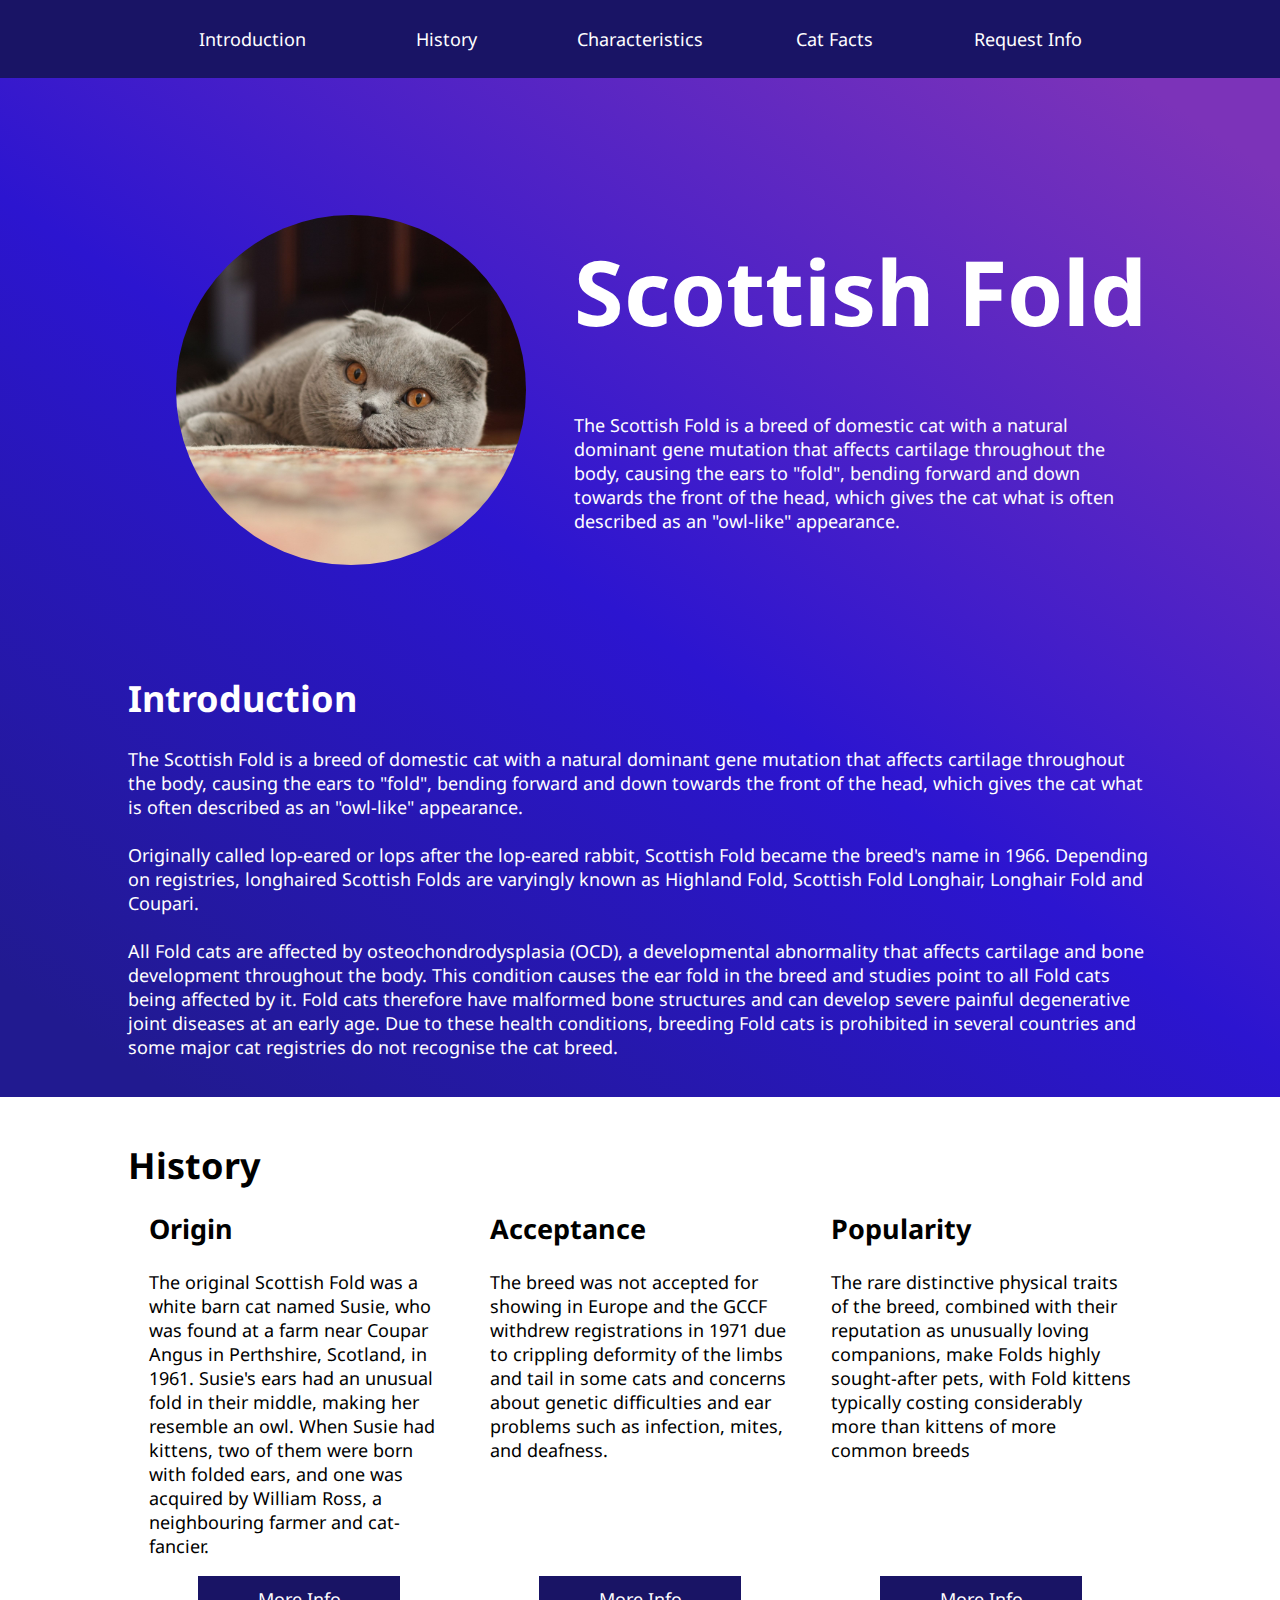
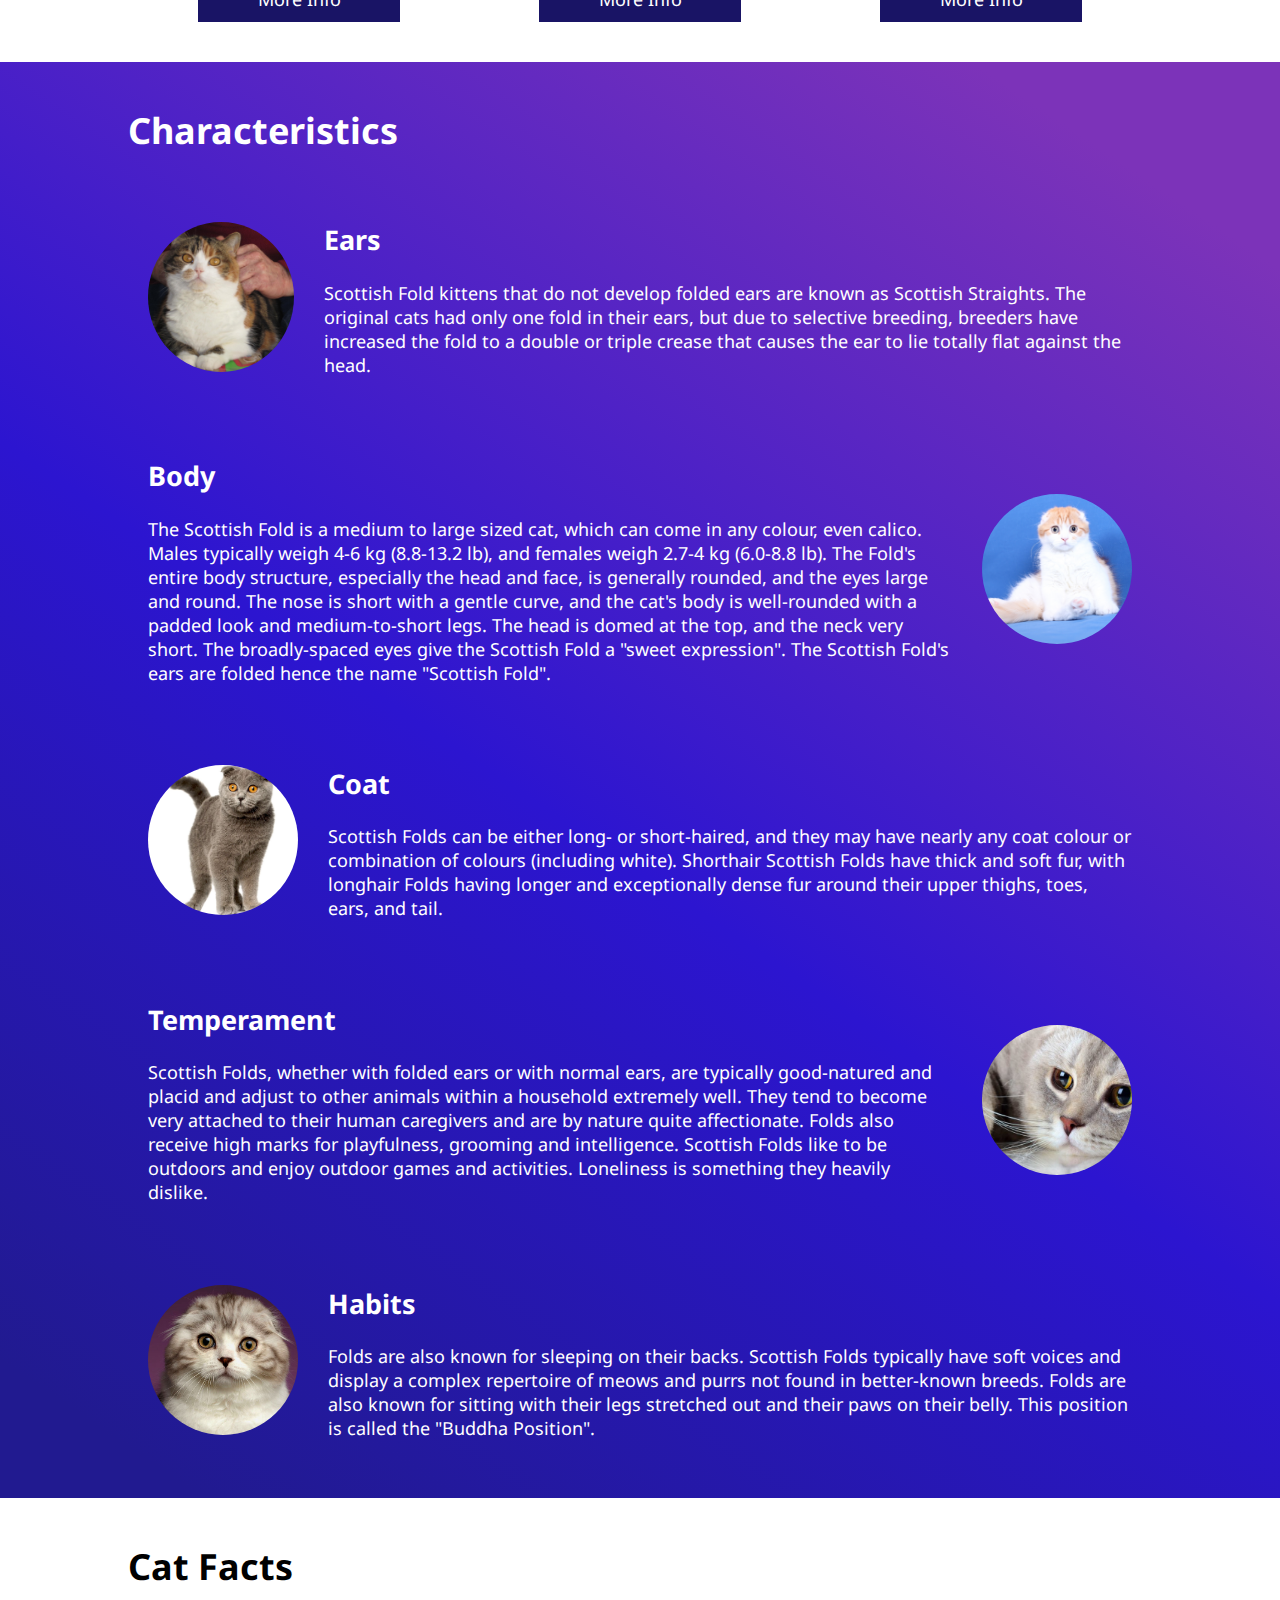
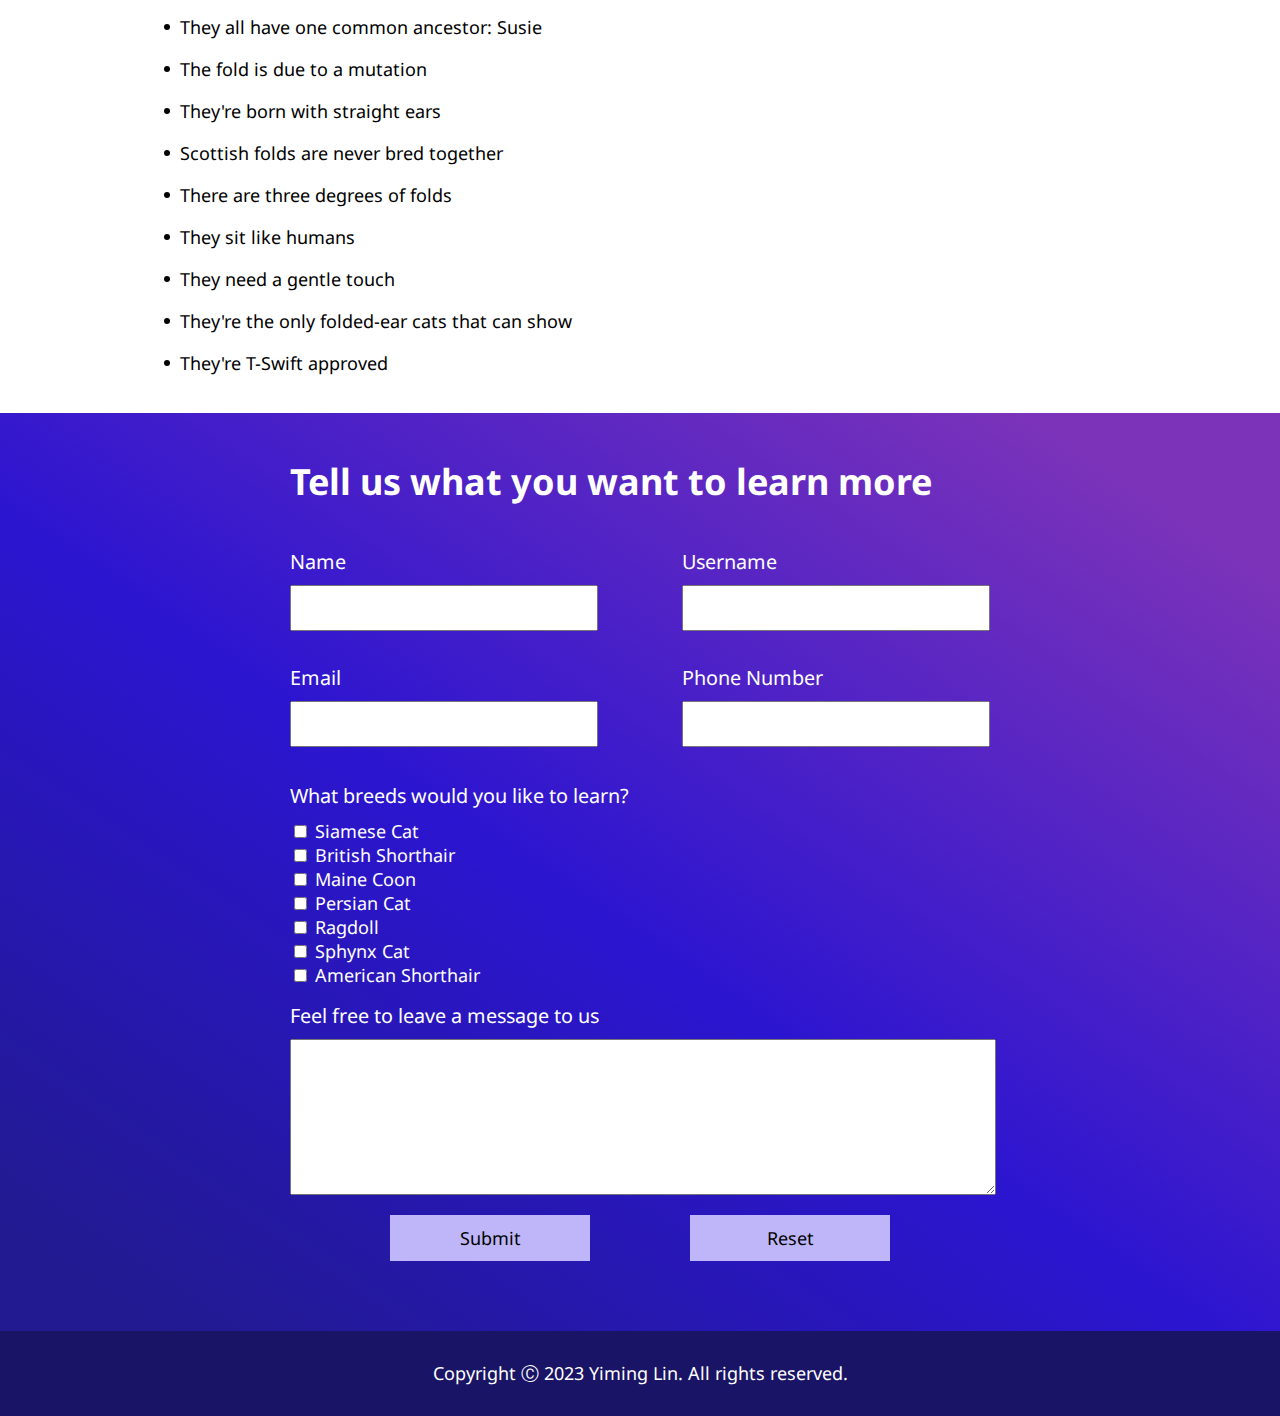
<file: hw4/code-review-codebase/index.html>
<!DOCTYPE html>
<html lang="en">
  <head>
    <meta charset="UTF-8" />
    <meta name="viewport" content="width=device-width, initial-scale=1.0" />
    <link rel="preconnect" href="https://fonts.googleapis.com" />
    <link rel="preconnect" href="https://fonts.gstatic.com" crossorigin />
    <link
      rel="stylesheet"
      href="https://cdnjs.cloudflare.com/ajax/libs/font-awesome/6.4.2/css/all.min.css"
      integrity="sha512-z3gLpd7yknf1YoNbCzqRKc4qyor8gaKU1qmn+CShxbuBusANI9QpRohGBreCFkKxLhei6S9CQXFEbbKuqLg0DA=="
      crossorigin="anonymous"
      referrerpolicy="no-referrer"
    />
    <link
      href="https://fonts.googleapis.com/css2?family=Lora&family=Noto+Sans:ital,wght@0,300;0,500;1,200;1,400&family=Poppins:wght@100;200;300;400&family=Raleway:wght@100;200;300&display=swap"
      rel="stylesheet"
    />
    <link rel="stylesheet" type="text/css" href="styles.css" />
    <title>Scottish Fold</title>
    <script defer src="index.js"></script>
  </head>
  <body>
    <header>
      <nav class="navbar large-screen-navbar">
        <ul class="nav-list">
          <li class="nav-list-item">
            <a href="#Introduction" class="nav-link hover-transition"
              >Introduction</a
            >
          </li>
          <li class="nav-list-item">
            <a href="#History" class="nav-link hover-transition">History</a>
          </li>
          <li class="nav-list-item">
            <a href="#Characteristics" class="nav-link hover-transition"
              >Characteristics</a
            >
          </li>
          <li class="nav-list-item">
            <a href="#CatFacts" class="nav-link hover-transition">Cat Facts</a>
          </li>
          <li class="nav-list-item">
            <a href="#RequestInfo" class="nav-link hover-transition"
              >Request Info</a
            >
          </li>
        </ul>
      </nav>
      <nav class="navbar small-screen-navbar">
        <input
          type="checkbox"
          class="navbar-toggle-trigger"
          id="navbar-toggle-trigger"
        />
        <label
          for="navbar-toggle-trigger"
          id="navbar-toggle-expand-button"
          class="navbar-circular-icon-button"
          aria-label="open navbar list"
        >
          <i class="fa-solid fa-bars"></i>
        </label>
        <div
          id="small-screen-navbar-element-container"
          class="small-screen-navbar-element-container"
        >
          <ul class="nav-list">
            <li class="nav-list-item">
              <a href="#Introduction" class="nav-link hover-transition"
                >Introduction</a
              >
            </li>
            <li class="nav-list-item">
              <a href="#History" class="nav-link hover-transition">History</a>
            </li>
            <li class="nav-list-item">
              <a href="#Characteristics" class="nav-link hover-transition"
                >Characteristics</a
              >
            </li>
            <li class="nav-list-item">
              <a href="#CatFacts" class="nav-link hover-transition"
                >Cat Facts</a
              >
            </li>
            <li class="nav-list-item">
              <a href="#RequestInfo" class="nav-link hover-transition"
                >Request Info</a
              >
            </li>
          </ul>
        </div>
      </nav>
    </header>

    <div class="dark-background-container section-below-navbar">
      <div
        class="space-evenly-distributed-row-container vertically-stacked-mid-screen-container content-container"
      >
        <div class="landing-image"></div>
        <div class="landing-text-container">
          <h1 class="heading-1">Scottish Fold</h1>
          <p>
            The Scottish Fold is a breed of domestic cat with a natural dominant
            gene mutation that affects cartilage throughout the body, causing
            the ears to "fold", bending forward and down towards the front of
            the head, which gives the cat what is often described as an
            "owl-like" appearance.
          </p>
        </div>
      </div>
      <div id="Introduction" class="content-container">
        <h1>Introduction</h1>
        <p>
          The Scottish Fold is a breed of domestic cat with a natural dominant
          gene mutation that affects cartilage throughout the body, causing the
          ears to "fold", bending forward and down towards the front of the
          head, which gives the cat what is often described as an "owl-like"
          appearance.
          <br />
          <br />
          Originally called lop-eared or lops after the lop-eared rabbit,
          Scottish Fold became the breed's name in 1966. Depending on
          registries, longhaired Scottish Folds are varyingly known as Highland
          Fold, Scottish Fold Longhair, Longhair Fold and Coupari.
          <br />
          <br />
          All Fold cats are affected by osteochondrodysplasia (OCD), a
          developmental abnormality that affects cartilage and bone development
          throughout the body. This condition causes the ear fold in the breed
          and studies point to all Fold cats being affected by it. Fold cats
          therefore have malformed bone structures and can develop severe
          painful degenerative joint diseases at an early age. Due to these
          health conditions, breeding Fold cats is prohibited in several
          countries and some major cat registries do not recognise the cat
          breed.
        </p>
      </div>
    </div>

    <div id="History" class="content-container">
      <h1 class="clear-margin-bottom">History</h1>
      <div
        class="space-evenly-distributed-row-container vertically-stacked-mid-screen-container"
      >
        <div class="card">
          <div>
            <h2 class="clear-margin-top">Origin</h2>
            <p>
              The original Scottish Fold was a white barn cat named Susie, who
              was found at a farm near Coupar Angus in Perthshire, Scotland, in
              1961. Susie's ears had an unusual fold in their middle, making her
              resemble an owl. When Susie had kittens, two of them were born
              with folded ears, and one was acquired by William Ross, a
              neighbouring farmer and cat-fancier.
            </p>
          </div>
          <a class="more-info-button">More Info</a>
        </div>
        <div class="popup-section-container">
          <div class="popup-section">
            <div class="space-between-distributed-row-container">
              <h3>Origin</h3>
              <button
                class="close-popup-button"
                title="close popup button"
                aria-label="close popup button"
              >
                <i class="fa-solid fa-xmark"></i>
              </button>
            </div>
            <p>
              The original Scottish Fold was a white barn cat named Susie, who
              was found at a farm near Coupar Angus in Perthshire, Scotland, in
              1961. Susie's ears had an unusual fold in their middle, making her
              resemble an owl. When Susie had kittens, two of them were born
              with folded ears, and one was acquired by William Ross, a
              neighbouring farmer and cat-fancier. Ross registered the breed
              with the Governing Council of the Cat Fancy (GCCF) in the United
              Kingdom in 1966 and started to breed Scottish Fold kittens with
              the help of geneticist Pat Turner. The breeding programme produced
              76 kittens in the first three years - 42 with folded ears and 34
              with straight ears. The conclusion from this was that the ear
              mutation is due to a simple dominant gene.
              <br />
              Susie's only reproducing offspring was a female Fold named Snooks
              who was also white; a second kitten was neutered shortly after
              birth. Three months after Snooks' birth, Susie was killed by a
              car. All Scottish Fold cats share a common ancestry to Susie.
            </p>
          </div>
        </div>

        <div class="card">
          <div>
            <h2 class="clear-margin-top">Acceptance</h2>
            <p>
              The breed was not accepted for showing in Europe and the GCCF
              withdrew registrations in 1971 due to crippling deformity of the
              limbs and tail in some cats and concerns about genetic
              difficulties and ear problems such as infection, mites, and
              deafness.
            </p>
          </div>
          <a class="more-info-button">More Info</a>
        </div>
        <div class="popup-section-container">
          <div class="popup-section">
            <div class="space-between-distributed-row-container">
              <h3>Acceptance</h3>
              <button
                class="close-popup-button"
                title="close popup button"
                aria-label="close popup button"
              >
                <i class="fa-solid fa-xmark"></i>
              </button>
            </div>
            <p>
              The breed was not accepted for showing in Europe and the GCCF
              withdrew registrations in 1971 due to crippling deformity of the
              limbs and tail in some cats and concerns about genetic
              difficulties and ear problems such as infection, mites, and
              deafness, but the Folds were exported to America and the breed
              continued to be established using crosses with British Shorthairs
              and American Shorthairs. Since the initial concerns were brought,
              the Fold breed has not had the mite and infection problems, though
              wax buildup in the ears may be greater than in other cats. The
              concerns about deformities may have been caused by
              osteochondrodysplasia, which causes abnormalities in bone and
              cartilage throughout the body.
            </p>
          </div>
        </div>

        <div class="card">
          <div>
            <h2 class="clear-margin-top">Popularity</h2>
            <p>
              The rare distinctive physical traits of the breed, combined with
              their reputation as unusually loving companions, make Folds highly
              sought-after pets, with Fold kittens typically costing
              considerably more than kittens of more common breeds
            </p>
          </div>
          <a class="more-info-button">More Info</a>
        </div>
        <div class="popup-section-container">
          <div class="popup-section">
            <div class="space-between-distributed-row-container">
              <h3>Popularity</h3>
              <button
                class="close-popup-button"
                aria-label="close popup window"
                title="close popup window"
              >
                <i class="fa-solid fa-xmark"></i>
              </button>
            </div>
            <p>
              The rare distinctive physical traits of the breed, combined with
              their reputation as unusually loving companions, make Folds highly
              sought-after pets, with Fold kittens typically costing
              considerably more than kittens of more common breeds. Scottish
              folds are also popular among celebrities, one of them being
              American singer Taylor Swift, who owns two Scottish fold cats
              named Meredith Grey (the titular character of the medical drama
              series Grey's Anatomy), and Olivia Benson (the protagonist of the
              police drama series Law & Order: Special Victims Unit).
            </p>
          </div>
        </div>
      </div>
    </div>

    <div class="dark-background-container">
      <div id="Characteristics" class="content-container">
        <h1>Characteristics</h1>
        <div class="space-between-distributed-row-container content-container">
          <img
            alt="A scottish fold kitten whose ears are hold by a pair of hands"
            class="characteristics-image"
            src="./images/Straight-eared_Scottish_Fold.jpg"
          />
          <div class="characteristics-text-margin-left">
            <h2>Ears</h2>
            <p>
              Scottish Fold kittens that do not develop folded ears are known as
              Scottish Straights. The original cats had only one fold in their
              ears, but due to selective breeding, breeders have increased the
              fold to a double or triple crease that causes the ear to lie
              totally flat against the head.
            </p>
          </div>
        </div>
        <div class="space-between-distributed-row-container content-container">
          <div class="characteristics-text-margin-right">
            <h2>Body</h2>
            <p>
              The Scottish Fold is a medium to large sized cat, which can come
              in any colour, even calico. Males typically weigh 4-6 kg (8.8-13.2
              lb), and females weigh 2.7-4 kg (6.0-8.8 lb). The Fold's entire
              body structure, especially the head and face, is generally
              rounded, and the eyes large and round. The nose is short with a
              gentle curve, and the cat's body is well-rounded with a padded
              look and medium-to-short legs. The head is domed at the top, and
              the neck very short. The broadly-spaced eyes give the Scottish
              Fold a "sweet expression". The Scottish Fold's ears are folded
              hence the name "Scottish Fold".
            </p>
          </div>
          <img
            alt="A scottish fold kitten with white body and yellowish forehead"
            class="characteristics-image"
            src="./images/Rumfold_Red_Bull.png"
          />
        </div>
        <div class="space-between-distributed-row-container content-container">
          <img
            alt="A walking scottish fold kitten with grayish body and orange eyeballs"
            class="characteristics-image"
            src="./images/scottish-fold-2.jpg"
          />
          <div class="characteristics-text-margin-left">
            <h2>Coat</h2>
            <p>
              Scottish Folds can be either long- or short-haired, and they may
              have nearly any coat colour or combination of colours (including
              white). Shorthair Scottish Folds have thick and soft fur, with
              longhair Folds having longer and exceptionally dense fur around
              their upper thighs, toes, ears, and tail.
            </p>
          </div>
        </div>
        <div class="space-between-distributed-row-container content-container">
          <div class="characteristics-text-margin-right">
            <h2>Temperament</h2>
            <p>
              Scottish Folds, whether with folded ears or with normal ears, are
              typically good-natured and placid and adjust to other animals
              within a household extremely well. They tend to become very
              attached to their human caregivers and are by nature quite
              affectionate. Folds also receive high marks for playfulness,
              grooming and intelligence. Scottish Folds like to be outdoors and
              enjoy outdoor games and activities. Loneliness is something they
              heavily dislike.
            </p>
          </div>
          <img
            alt="The headshot of a scottish fold kitten with grayish skin looking to the side"
            class="characteristics-image"
            src="./images/scottish-fold-1.jpeg"
          />
        </div>
        <div class="space-between-distributed-row-container content-container">
          <img
            alt="The headshot of a scottish fold kitten looking straight ahead"
            class="characteristics-image"
            src="./images/scottish-fold-3.jpg"
          />
          <div class="characteristics-text-margin-left">
            <h2>Habits</h2>
            <p>
              Folds are also known for sleeping on their backs. Scottish Folds
              typically have soft voices and display a complex repertoire of
              meows and purrs not found in better-known breeds. Folds are also
              known for sitting with their legs stretched out and their paws on
              their belly. This position is called the "Buddha Position".
            </p>
          </div>
        </div>
      </div>
    </div>

    <div id="CatFacts" class="content-container">
      <h1>Cat Facts</h1>
      <div>
        <p class="cat-fact-list-item">
          <span class="bullet-point"></span>They all have one common ancestor:
          Susie
        </p>
        <p class="cat-fact-list-item">
          <span class="bullet-point"></span>The fold is due to a mutation
        </p>
        <p class="cat-fact-list-item">
          <span class="bullet-point"></span>They're born with straight ears
        </p>
        <p class="cat-fact-list-item">
          <span class="bullet-point"></span>Scottish folds are never bred
          together
        </p>
        <p class="cat-fact-list-item">
          <span class="bullet-point"></span>There are three degrees of folds
        </p>
        <p class="cat-fact-list-item">
          <span class="bullet-point"></span>They sit like humans
        </p>
        <p class="cat-fact-list-item">
          <span class="bullet-point"></span>They need a gentle touch
        </p>
        <p class="cat-fact-list-item">
          <span class="bullet-point"></span>They're the only folded-ear cats
          that can show
        </p>
        <p class="cat-fact-list-item">
          <span class="bullet-point"></span>They're T-Swift approved
        </p>
      </div>
    </div>

    <div class="dark-background-container">
      <form id="RequestInfo" class="content-container form">
        <h1>Tell us what you want to learn more</h1>
        <div
          class="space-between-distributed-row-container vertically-stacked-sm-screen-container"
        >
          <p class="label-input-group form-element-container">
            <span class="form-label">Name</span>
            <input
              aria-label="name"
              class="form-input-box"
              type="text"
              id="name"
              name="name"
            />
          </p>
          <p class="label-input-group form-element-container">
            <span class="form-label">Username</span>
            <input
              aria-label="username"
              class="form-input-box"
              type="text"
              id="username"
              name="username"
            />
          </p>
        </div>
        <div
          class="space-between-distributed-row-container vertically-stacked-sm-screen-container"
        >
          <p class="label-input-group form-element-container">
            <span class="form-label">Email</span>
            <input
              aria-label="email"
              class="form-input-box"
              type="email"
              id="email"
              name="email"
            />
          </p>
          <p class="label-input-group form-element-container">
            <span class="form-label">Phone Number</span>
            <input
              aria-label="phone"
              class="form-input-box"
              type="tel"
              id="phone-number"
              name="phone-number"
            />
          </p>
        </div>
        <div class="form-fieldset form-element-container">
          <p class="form-label">What breeds would you like to learn?</p>
          <div>
            <input type="checkbox" id="siamese" name="breed1" value="siamese" />
            <label for="siamese">Siamese Cat</label>
          </div>
          <div>
            <input
              type="checkbox"
              id="british-shorthair"
              name="breed2"
              value="british-shorthair"
            />
            <label for="british-shorthair">British Shorthair</label>
          </div>
          <div>
            <input
              type="checkbox"
              id="maine-coon"
              name="breed3"
              value="maine-coon"
            />
            <label for="maine-coon">Maine Coon</label>
          </div>
          <div>
            <input
              type="checkbox"
              id="persian-cat"
              name="breed4"
              value="persian-cat"
            />
            <label for="persian-cat">Persian Cat</label>
          </div>
          <div>
            <input type="checkbox" id="ragdoll" name="breed5" value="ragdoll" />
            <label for="ragdoll">Ragdoll</label>
          </div>
          <div>
            <input
              type="checkbox"
              id="sphynx-cat"
              name="breed6"
              value="sphynx-cat"
            />
            <label for="sphynx-cat">Sphynx Cat</label>
          </div>
          <div>
            <input
              type="checkbox"
              id="american-shorthair"
              name="breed"
              value="american-shorthair"
            />
            <label for="american-shorthair">American Shorthair</label>
          </div>
        </div>
        <label class="form-label" for="message"
          >Feel free to leave a message to us</label
        >
        <textarea
          class="form-textarea form-element-container"
          name="message"
          id="message"
          cols="30"
          rows="10"
        ></textarea>
        <div
          class="form space-evenly-distributed-row-container form-buttons-container"
        >
          <input class="form-button" type="submit" value="Submit" />
          <input class="form-button" type="reset" value="Reset" />
        </div>
      </form>
    </div>

    <footer class="footer">
      Copyright Ⓒ 2023 Yiming Lin. All rights reserved.
    </footer>
  </body>
</html>
</file>
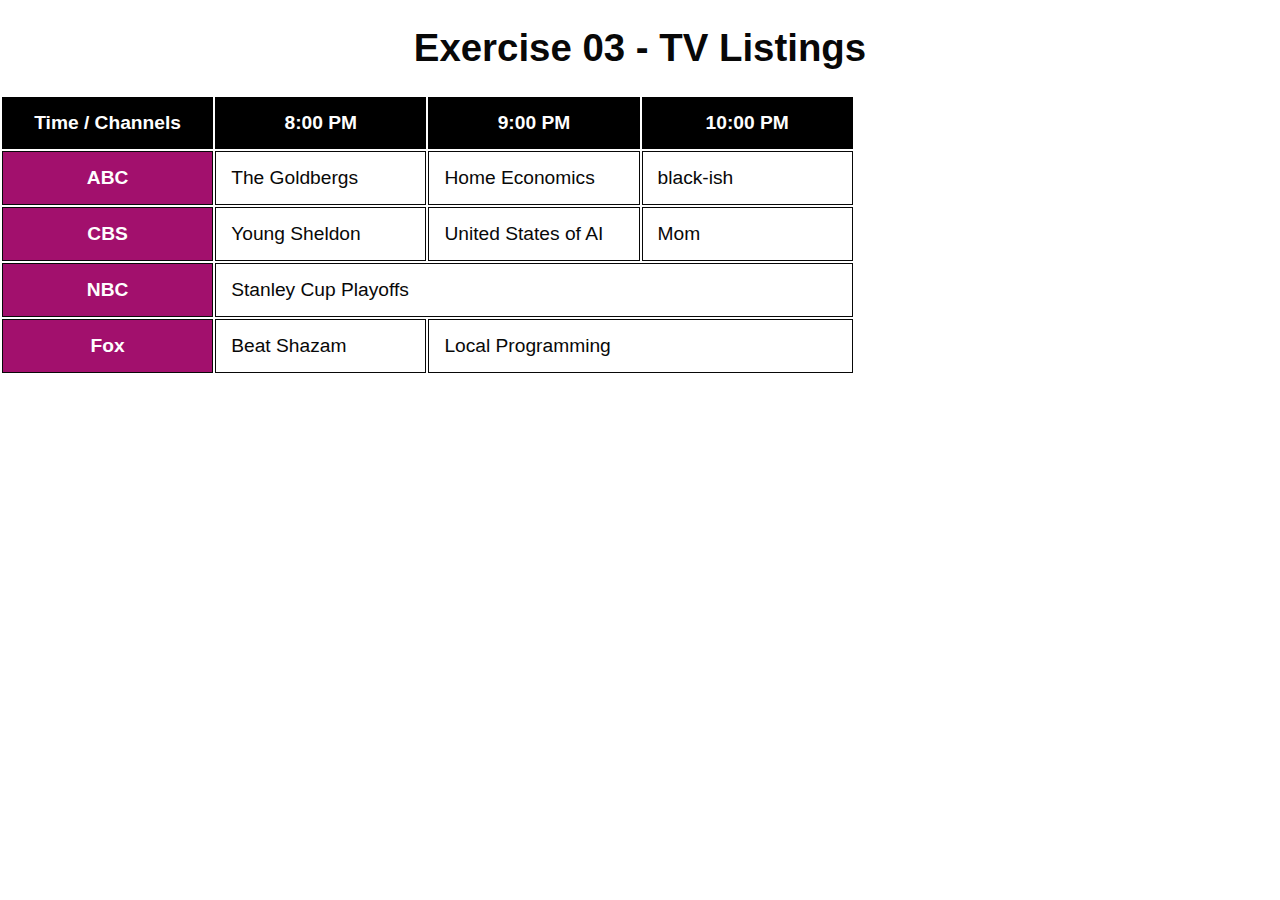
<file: hw2/03-table.html>
<!DOCTYPE html>
<html lang="en">
  <head>
    <meta charset="UTF-8" />
    <meta http-equiv="X-UA-Compatible" content="IE=edge" />
    <meta name="viewport" content="width=device-width, initial-scale=1.0" />
    <title>03 - Table</title>
    <link rel="stylesheet" href="styles.css" />
  </head>
  <body>
    <main>
      <h1>Exercise 03 - TV Listings</h1>
      <!-- Add your code here -->
      <table>
        <thead>
          <tr>
            <th>Time / Channels</th>
            <th>8:00 PM</th>
            <th>9:00 PM</th>
            <th>10:00 PM</th>
          </tr>
        </thead>
        <tbody>
          <tr>
            <td class="Channels">ABC</td>
            <td>The Goldbergs</td>
            <td>Home Economics</td>
            <td>black-ish</td>
          </tr>
          <tr>
            <td class="Channels">CBS</td>
            <td>Young Sheldon</td>
            <td>United States of AI</td>
            <td>Mom</td>
          </tr>
          <tr>
            <td class="Channels">NBC</td>
            <td colspan="3">Stanley Cup Playoffs</td>
          </tr>
          <tr>
            <td class="Channels">Fox</td>
            <td>Beat Shazam</td>
            <td colspan="2">Local Programming</td>
          </tr>
        </tbody>
      </table>
    </main>
  </body>
</html>
</file>
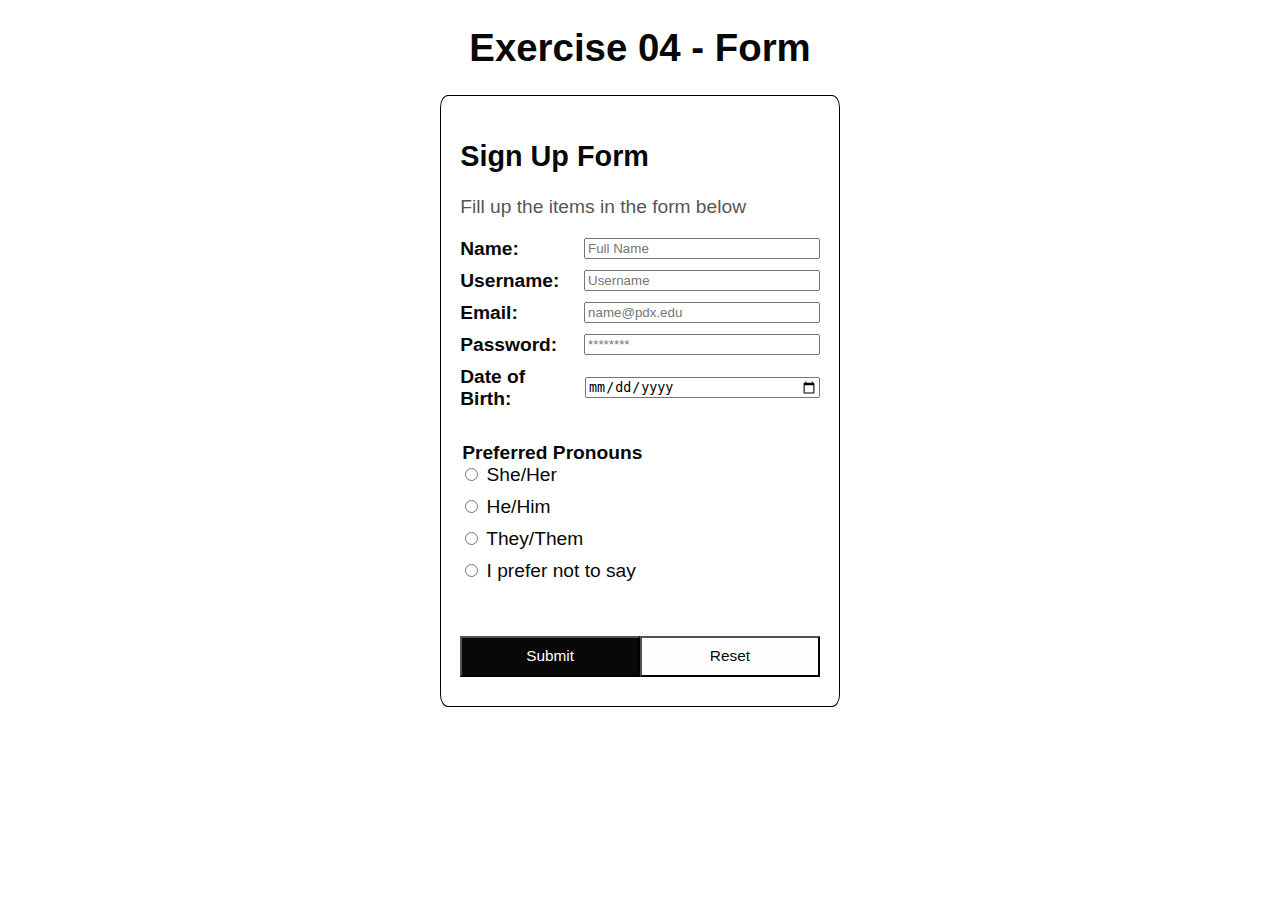
<file: hw2/04-form.html>
<!DOCTYPE html>
<html lang="en">
  <head>
    <meta charset="UTF-8" />
    <meta http-equiv="X-UA-Compatible" content="IE=edge" />
    <meta name="viewport" content="width=device-width, initial-scale=1.0" />
    <title>04 - Form</title>
    <link rel="stylesheet" href="styles.css" />
  </head>
  <body>
    <main>
      <h1>Exercise 04 - Form</h1>
      <!-- Add your code here -->
      <div id="maindiv">
        <form action="/submit">
          <h2>Sign Up Form</h2>
          <p>Fill up the items in the form below</p>
          <div>
            <label for="name" class="inputs">Name:</label>
            <input type="text" id="name" name="name" placeholder="Full Name" />
          </div>
          <div>
            <label for="username" class="inputs">Username:</label>
            <input
              class="options"
              type="text"
              id="username"
              name="username"
              placeholder="Username"
            />
          </div>
          <div>
            <label for="email" class="inputs">Email:</label>
            <input
              class="options"
              type="email"
              id="email"
              name="email"
              placeholder="name@pdx.edu"
            />
          </div>
          <div>
            <label for="password" class="inputs">Password: </label>
            <input
              class="options"
              type="password"
              name="password"
              id="password"
              placeholder="********"
            />
          </div>
          <div>
            <label for="dob" class="inputs">Date of Birth:</label>
            <input class="options" type="date" name="dob" id="dob" />
          </div>
          <br />
          <fieldset>
            <legend class="inputs">Preferred Pronouns</legend>
            <div>
              <input type="radio" id="she" name="pronouns" value="She/Her" />
              <label for="she">She/Her</label>
            </div>
            <div>
              <input type="radio" id="he" name="pronouns" value="He/Him" />
              <label for="he">He/Him</label>
            </div>
            <div>
              <input type="radio" id="they" name="pronouns" value="They/Them" />
              <label for="they">They/Them</label>
            </div>
            <div>
              <input
                type="radio"
                id="prefer"
                name="pronouns"
                value="I prefer not to say"
              />
              <label for="prefer">I prefer not to say</label>
            </div>
          </fieldset>
          <br />
          <br />
          <div id="choices">
            <input id="submit" type="submit" value="Submit" />
            <input id="reset" type="reset" value="Reset" />
          </div>
        </form>
      </div>
    </main>
  </body>
</html>
</file>
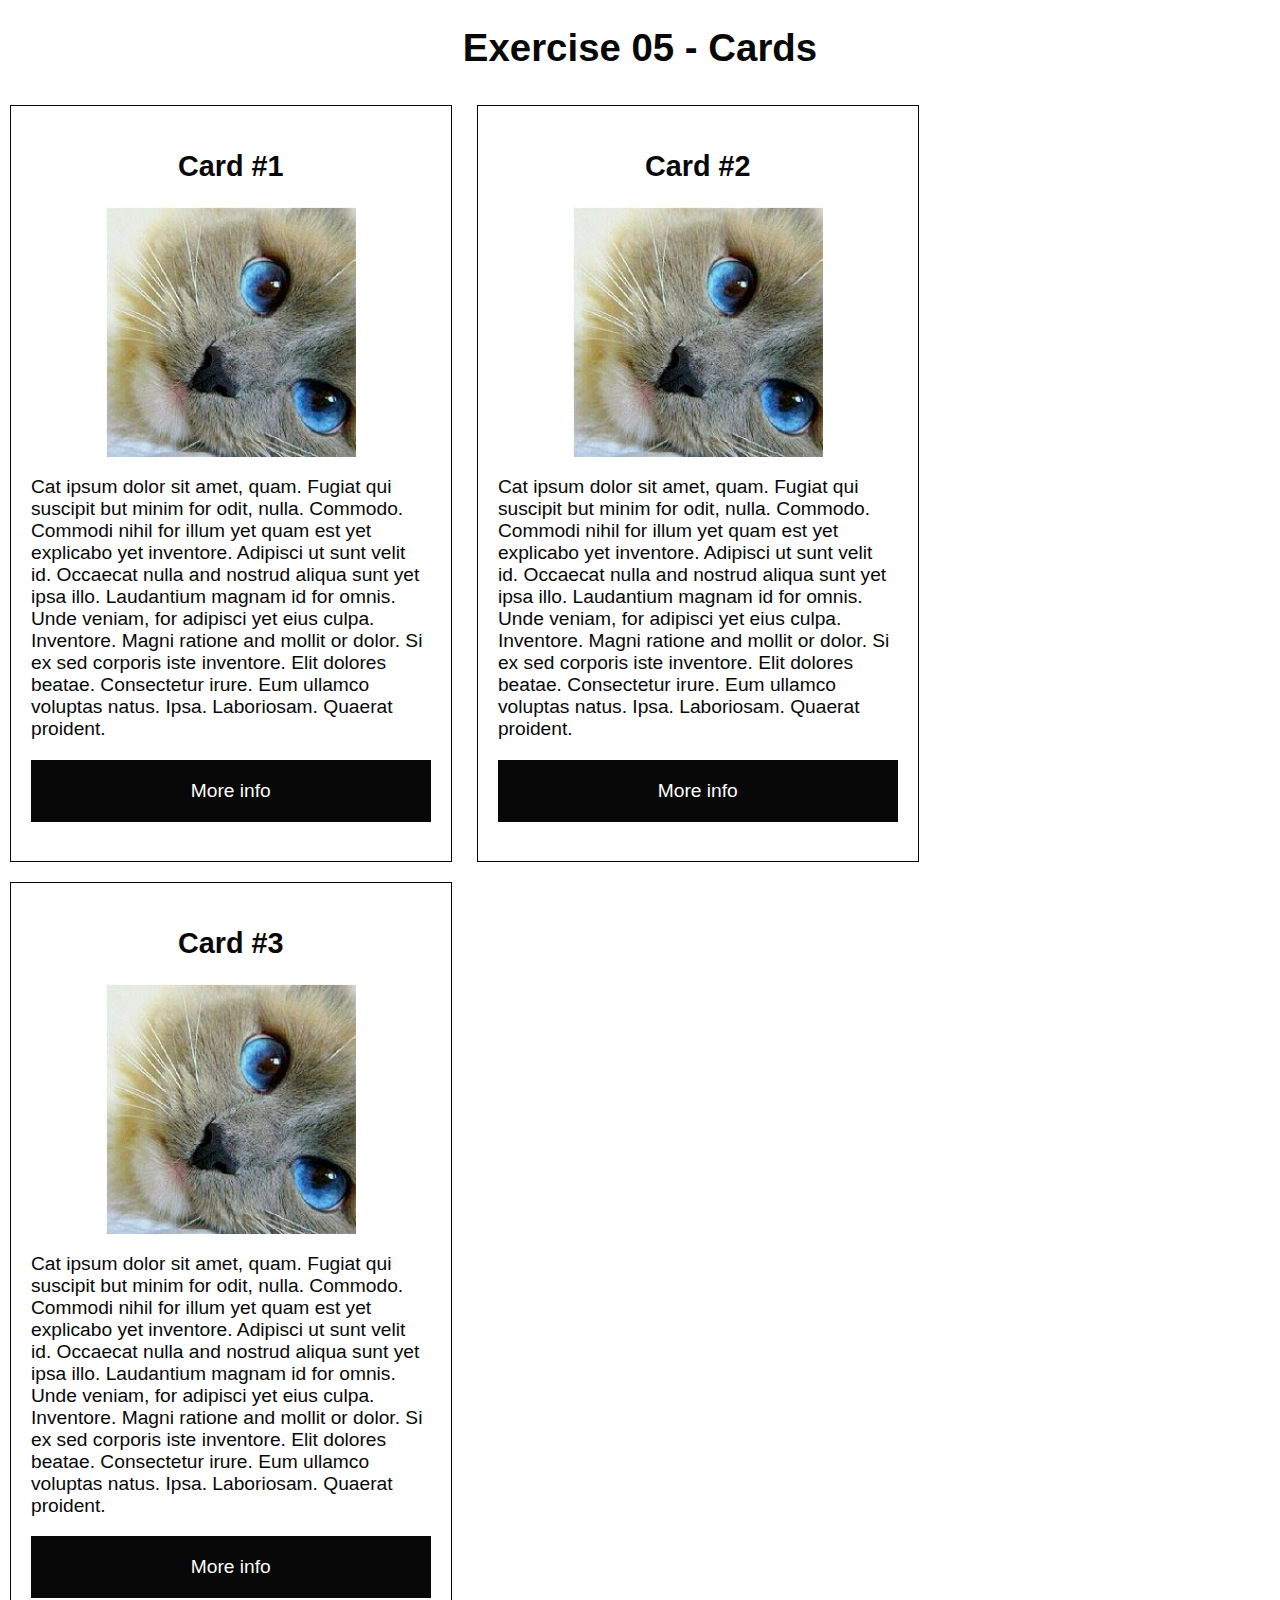
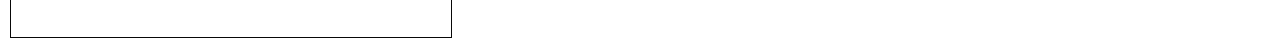
<file: hw2/05-cards.html>
<!DOCTYPE html>
<html lang="en">
  <head>
    <meta charset="UTF-8" />
    <meta http-equiv="X-UA-Compatible" content="IE=edge" />
    <meta name="viewport" content="width=device-width, initial-scale=1.0" />
    <title>05 - Cards</title>
    <link rel="stylesheet" href="styles.css" />
  </head>
  <body>
    <main>
      <h1>Exercise 05 - Cards</h1>
      <!-- Add your code here -->
      <div class="card">
        <h2>Card #1</h2>
        <img src="cat.jpg" alt="Photo of a cat" width="250" height="250" />
        <p>
          Cat ipsum dolor sit amet, quam. Fugiat qui suscipit but minim for
          odit, nulla. Commodo. Commodi nihil for illum yet quam est yet
          explicabo yet inventore. Adipisci ut sunt velit id. Occaecat nulla and
          nostrud aliqua sunt yet ipsa illo. Laudantium magnam id for omnis.
          Unde veniam, for adipisci yet eius culpa. Inventore. Magni ratione and
          mollit or dolor. Si ex sed corporis iste inventore. Elit dolores
          beatae. Consectetur irure. Eum ullamco voluptas natus. Ipsa.
          Laboriosam. Quaerat proident.
        </p>
        <p class="link1"><a href="">More info</a></p>
      </div>
      <div class="card">
        <h2>Card #2</h2>
        <img src="cat.jpg" alt="Photo of a cat" width="250" height="250" />
        <p>
          Cat ipsum dolor sit amet, quam. Fugiat qui suscipit but minim for
          odit, nulla. Commodo. Commodi nihil for illum yet quam est yet
          explicabo yet inventore. Adipisci ut sunt velit id. Occaecat nulla and
          nostrud aliqua sunt yet ipsa illo. Laudantium magnam id for omnis.
          Unde veniam, for adipisci yet eius culpa. Inventore. Magni ratione and
          mollit or dolor. Si ex sed corporis iste inventore. Elit dolores
          beatae. Consectetur irure. Eum ullamco voluptas natus. Ipsa.
          Laboriosam. Quaerat proident.
        </p>
        <p class="link1"><a href="">More info</a></p>
      </div>
      <div class="card">
        <h2>Card #3</h2>
        <img src="cat.jpg" alt="Photo of a cat" width="250" height="250" />
        <p>
          Cat ipsum dolor sit amet, quam. Fugiat qui suscipit but minim for
          odit, nulla. Commodo. Commodi nihil for illum yet quam est yet
          explicabo yet inventore. Adipisci ut sunt velit id. Occaecat nulla and
          nostrud aliqua sunt yet ipsa illo. Laudantium magnam id for omnis.
          Unde veniam, for adipisci yet eius culpa. Inventore. Magni ratione and
          mollit or dolor. Si ex sed corporis iste inventore. Elit dolores
          beatae. Consectetur irure. Eum ullamco voluptas natus. Ipsa.
          Laboriosam. Quaerat proident.
        </p>
        <p class="link1"><a href="">More info</a></p>
      </div>
    </main>
  </body>
</html>
</file>
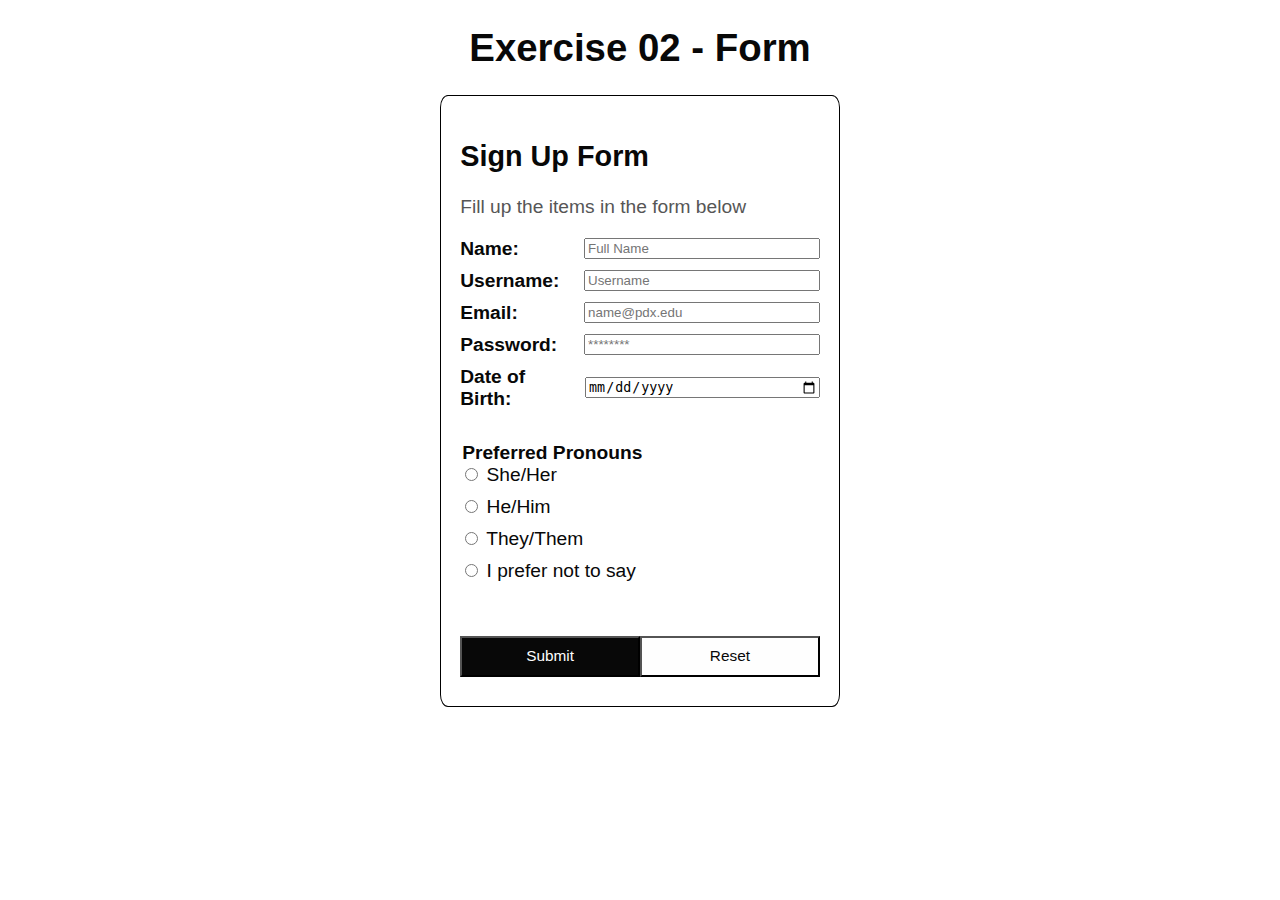
<file: hw3/02-form.html>
<!DOCTYPE html>
<html lang="en">
  <head>
    <meta charset="UTF-8" />
    <meta name="viewport" content="width=device-width, initial-scale=1.0" />
    <meta http-equiv="X-UA-Compatible" content="ie=edge" />
    <title>02 - Form</title>
    <link rel="stylesheet" href="../hw2/styles.css" />
    <script defer src="02-form.js"></script>
  </head>
  <body>
    <main>
      <h1>Exercise 02 - Form</h1>
      <!-- You can reuse the form you created in HW 2 -->
      <div id="maindiv">
        <!-- <form action="/submit"> -->
        <form>
          <h2>Sign Up Form</h2>
          <p>Fill up the items in the form below</p>
          <div>
            <label for="name" class="inputs">Name:</label>
            <input type="text" id="name" name="name" placeholder="Full Name" />
          </div>
          <div>
            <label for="username" class="inputs">Username:</label>
            <input
              class="options"
              type="text"
              id="username"
              name="username"
              placeholder="Username"
            />
          </div>
          <div>
            <label for="email" class="inputs">Email:</label>
            <input
              class="options"
              type="email"
              id="email"
              name="email"
              placeholder="name@pdx.edu"
            />
          </div>
          <div>
            <label for="password" class="inputs">Password: </label>
            <input
              class="options"
              type="password"
              name="password"
              id="password"
              placeholder="********"
            />
          </div>
          <div>
            <label for="dob" class="inputs">Date of Birth:</label>
            <input class="options" type="date" name="dob" id="dob" />
          </div>
          <br />
          <fieldset>
            <legend class="inputs">Preferred Pronouns</legend>
            <div>
              <input type="radio" id="she" name="pronouns" value="She/Her" />
              <label for="she">She/Her</label>
            </div>
            <div>
              <input type="radio" id="he" name="pronouns" value="He/Him" />
              <label for="he">He/Him</label>
            </div>
            <div>
              <input type="radio" id="they" name="pronouns" value="They/Them" />
              <label for="they">They/Them</label>
            </div>
            <div>
              <input
                type="radio"
                id="prefer"
                name="pronouns"
                value="I prefer not to say"
              />
              <label for="prefer">I prefer not to say</label>
            </div>
          </fieldset>
          <br />
          <br />
          <div id="choices">
            <input id="submit" type="submit" value="Submit" />
            <input id="reset" type="reset" value="Reset" />
          </div>
        </form>
      </div>
    </main>
  </body>
</html>
</file>
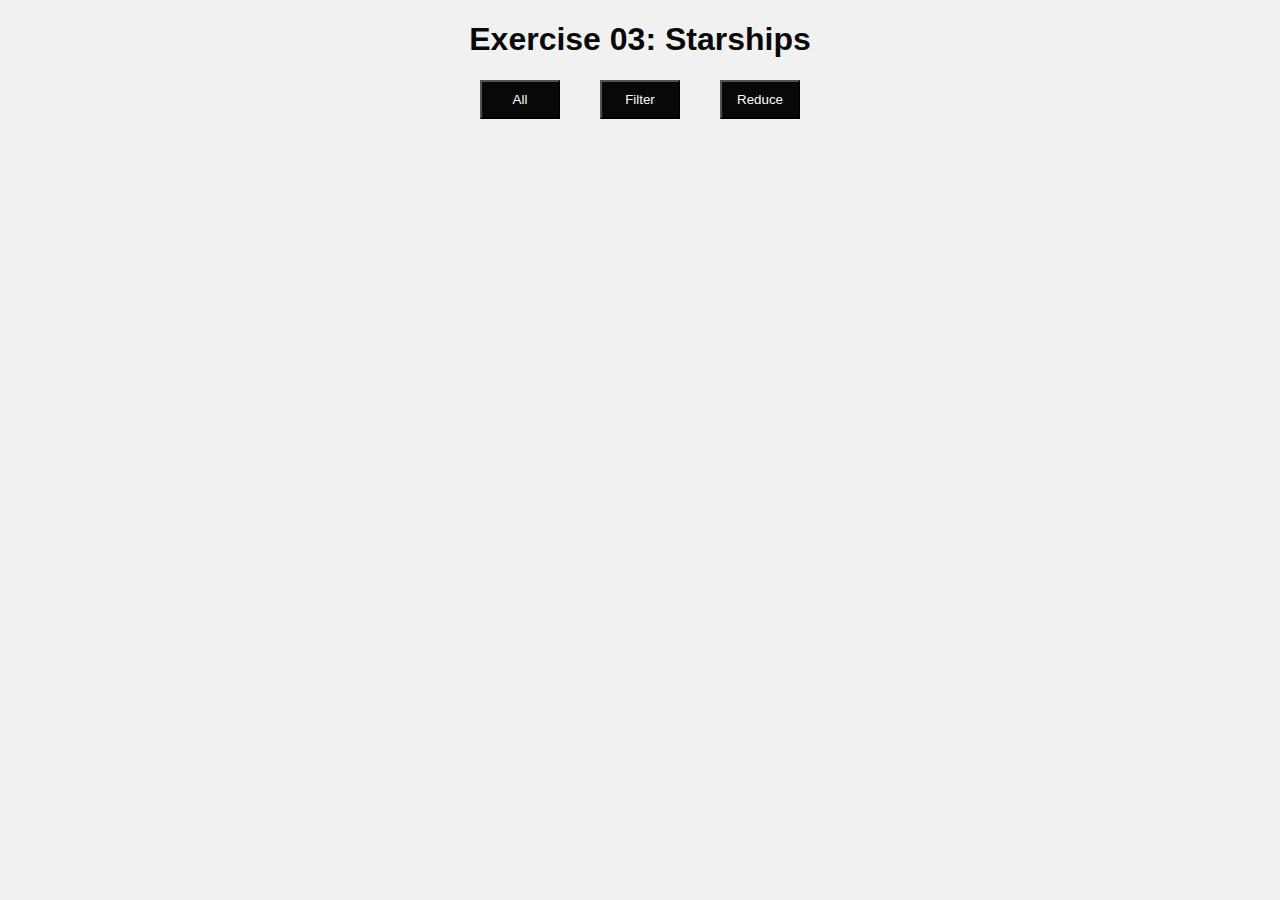
<file: hw3/03-starships.html>
<!DOCTYPE html>
<html lang="en">
  <head>
    <meta charset="UTF-8" />
    <meta name="viewport" content="width=device-width, initial-scale=1.0" />
    <title>03 - Starships</title>
    <link rel="stylesheet" href="styles.css" />
    <script defer src="03-starships.js"></script>
  </head>
  <body>
    <main>
      <h1>Exercise 03: Starships</h1>
      <div class="btn-group">
        <button class="btn" id="all">All</button>
        <button class="btn" id="filter">Filter</button>
        <button class="btn" id="reduce">Reduce</button>
      </div>
      <div id="results"></div>
    </main>
  </body>
</html>
</file>
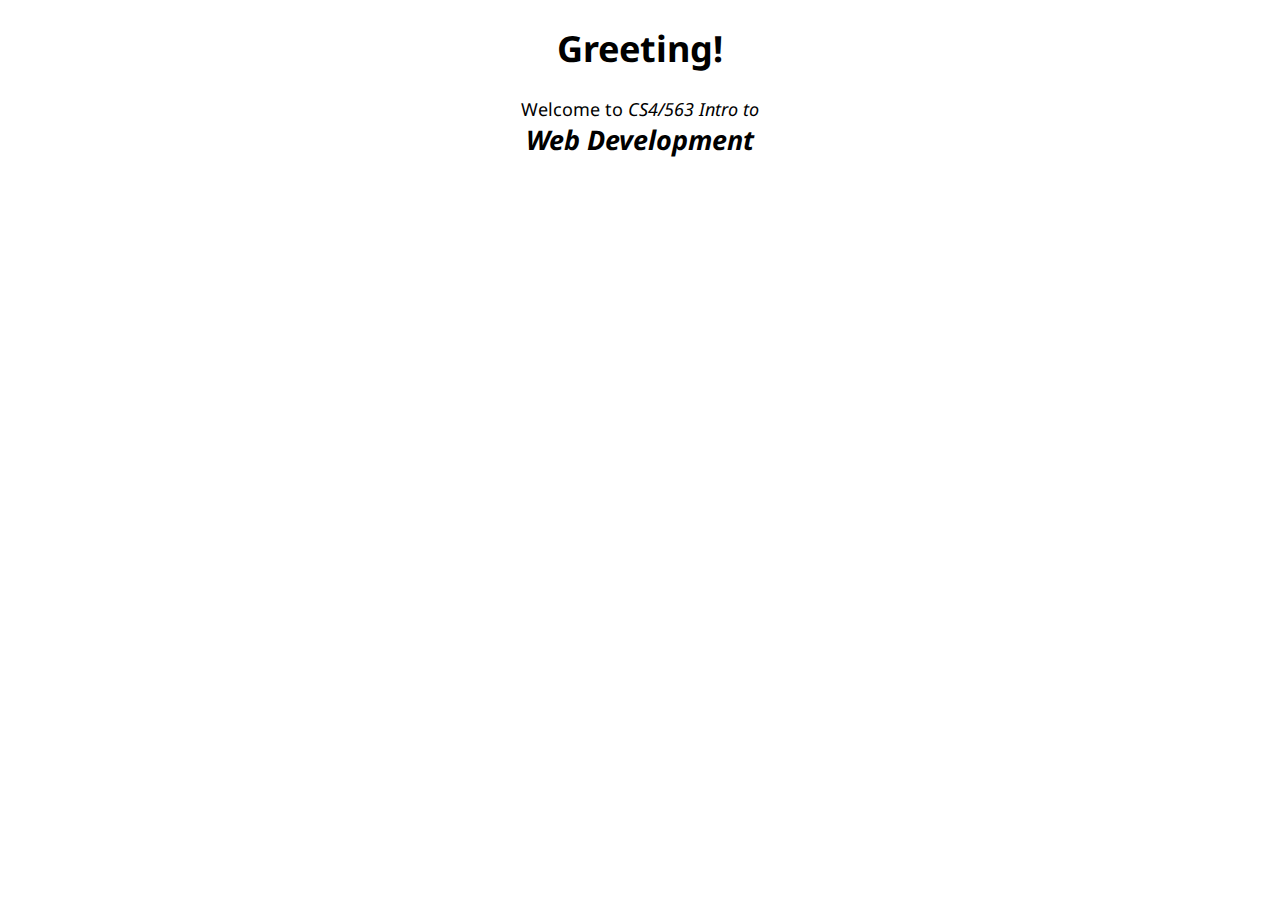
<file: hw1/02-semantics/00-example-solution.html>
<!DOCTYPE html>
<html lang="en">
  <head>
    <meta charset="UTF-8" />
    <meta name="viewport" content="width=device-width, initial-scale=1.0" />
    <link
      href="https://fonts.googleapis.com/css2?family=Lora&family=Noto+Sans:ital,wght@0,300;0,400;0,500;0,700;1,200;1,400&family=Poppins:wght@100;200;300;400&family=Raleway:wght@100;200;300&display=swap"
      rel="stylesheet" />
    <link rel="stylesheet" type="text/css" href="styles.css" />
    <title>00 - Example</title>
  </head>
  <body>
    <main>
      <h1 class="overall-title">Greeting!</h1>
      <p class="greeting-message">
        Welcome to <span class="greeting-course-number">CS4/563 Intro to </span>
        <span class="greeting-course-name">Web Development</span>
      </p>
    </main>
  </body>
</html>
</file>
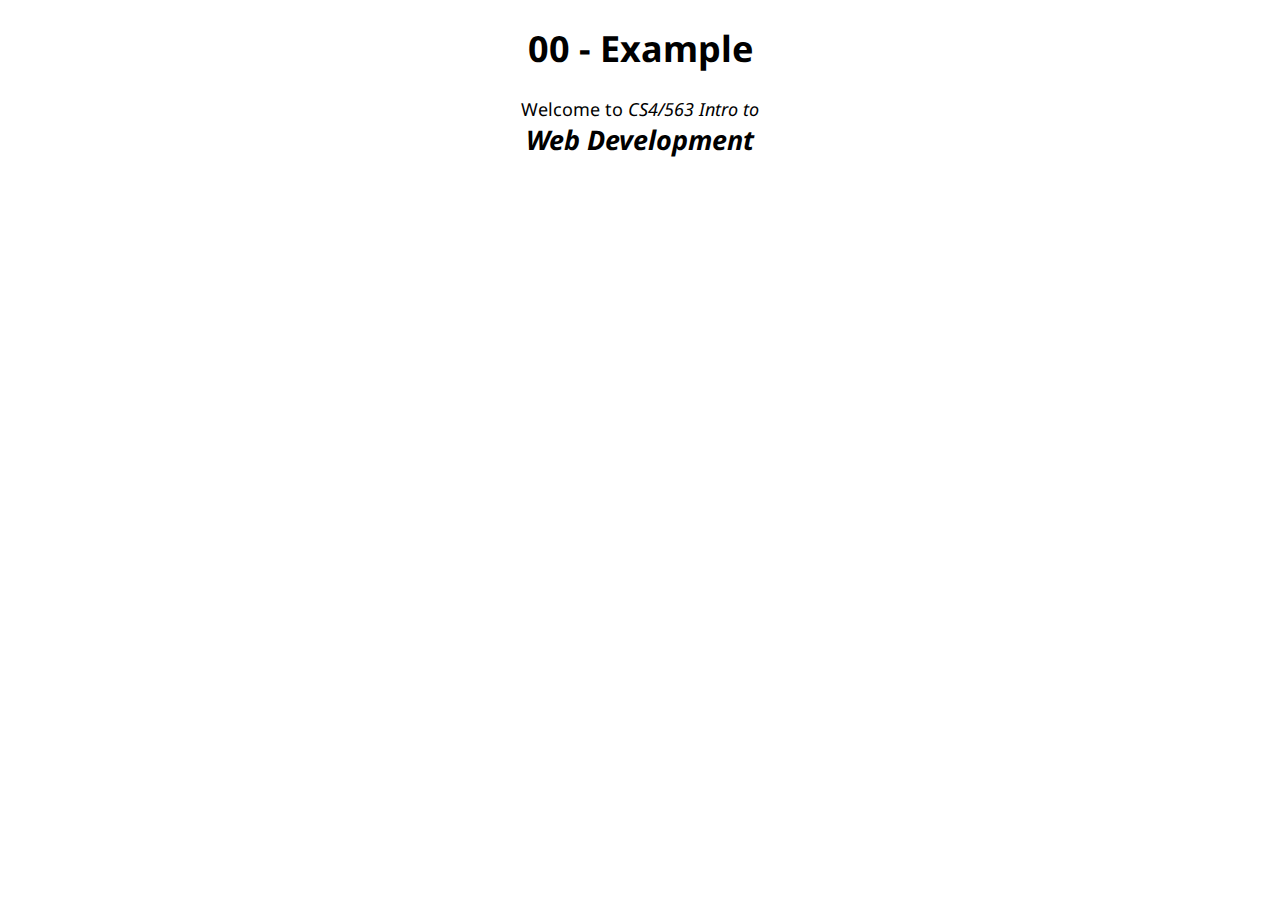
<file: hw1/02-semantics/00-example.html>
<!DOCTYPE html>
<html lang="en">
  <head>
    <meta charset="UTF-8" />
    <meta name="viewport" content="width=device-width, initial-scale=1.0" />
    <link
      href="https://fonts.googleapis.com/css2?family=Lora&family=Noto+Sans:ital,wght@0,300;0,400;0,500;0,700;1,200;1,400&family=Poppins:wght@100;200;300;400&family=Raleway:wght@100;200;300&display=swap"
      rel="stylesheet"
    />
    <link rel="stylesheet" type="text/css" href="styles.css" />
    <title>00 - Example</title>
  </head>
  <body>
    <!-- Exercise: Replace all the <REPLACE_ME> and </REPLACE_ME> tags with the 
         appropriate (built-in) HTML element -->
    <main>
      <h1 class="overall-title">00 - Example</h1>
      <p class="greeting-message">
        Welcome to <span class="greeting-course-number">CS4/563 Intro to</span>
        <span class="greeting-course-name">Web Development</span>
      </p>
    </main>
  </body>
</html>
</file>
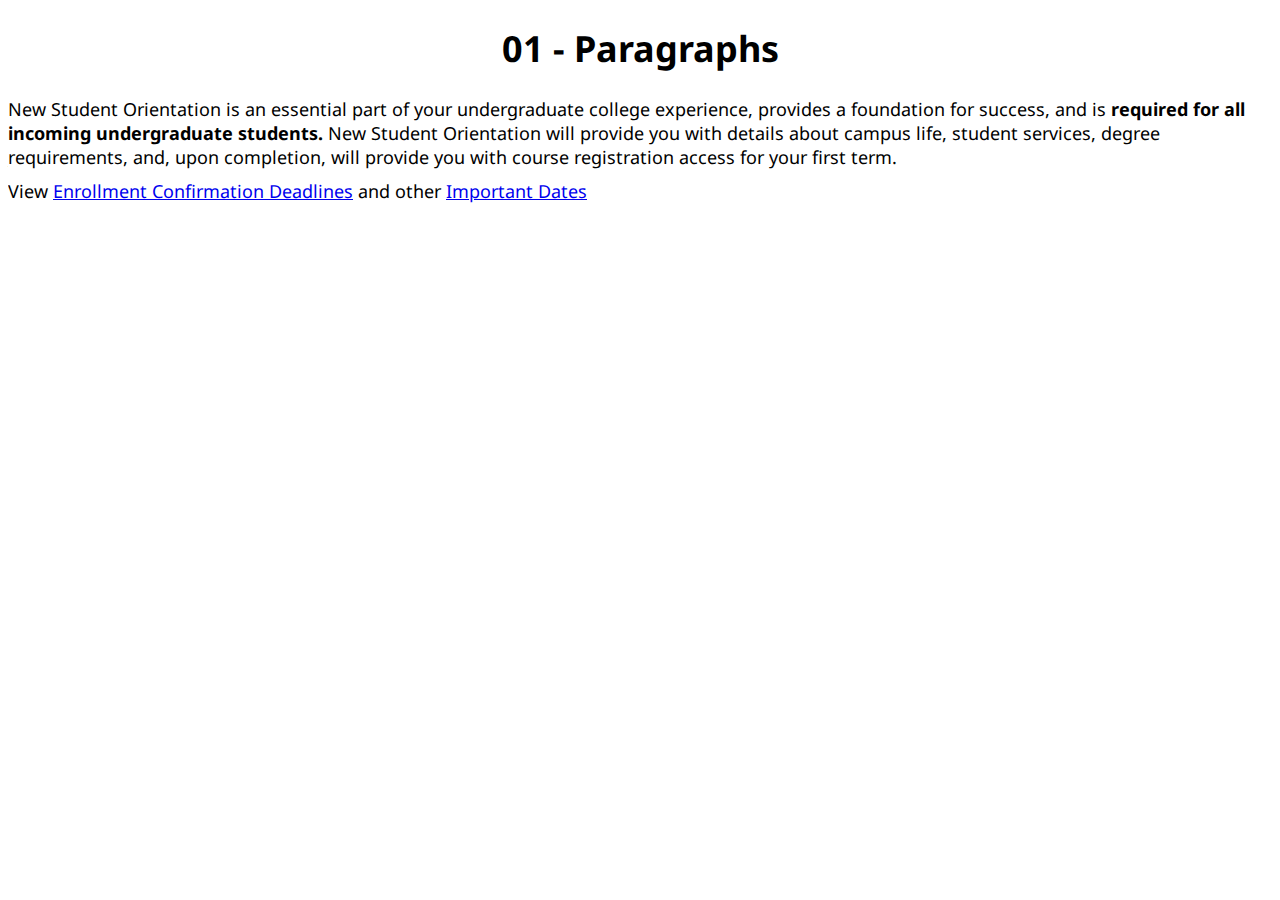
<file: hw1/02-semantics/01-paragraphs.html>
<!DOCTYPE html>
<html lang="en">
  <head>
    <meta charset="UTF-8" />
    <meta name="viewport" content="width=device-width, initial-scale=1.0" />
    <link
      href="https://fonts.googleapis.com/css2?family=Lora&family=Noto+Sans:ital,wght@0,300;0,400;0,500;0,700;1,200;1,400&family=Poppins:wght@100;200;300;400&family=Raleway:wght@100;200;300&display=swap"
      rel="stylesheet"
    />
    <link rel="stylesheet" type="text/css" href="styles.css" />
    <title>01 - Paragraphs</title>
  </head>
  <body>
    <!-- Exercise: Replace all the <REPLACE_ME> and </REPLACE_ME> tags with the 
         appropriate (built-in) HTML element -->
    <main>
      <h1 class="overall-title">01 - Paragraphs</h1>
      <p class="general-text">
        New Student Orientation is an essential part of your undergraduate
        college experience, provides a foundation for success, and is
        <span class="boldfaced-text"
          >required for all incoming undergraduate students.</span
        >
        New Student Orientation will provide you with details about campus life,
        student services, degree requirements, and, upon completion, will
        provide you with course registration access for your first term.
      </p>
      <p class="general-text">
        View
        <a
          href="https://www.pdx.edu/admissions/deadlines#enrollment-confirmation"
          >Enrollment Confirmation Deadlines</a
        >
        and other
        <a href="https://www.pdx.edu/admissions/deadlines">Important Dates</a>
      </p>
    </main>
  </body>
</html>
</file>
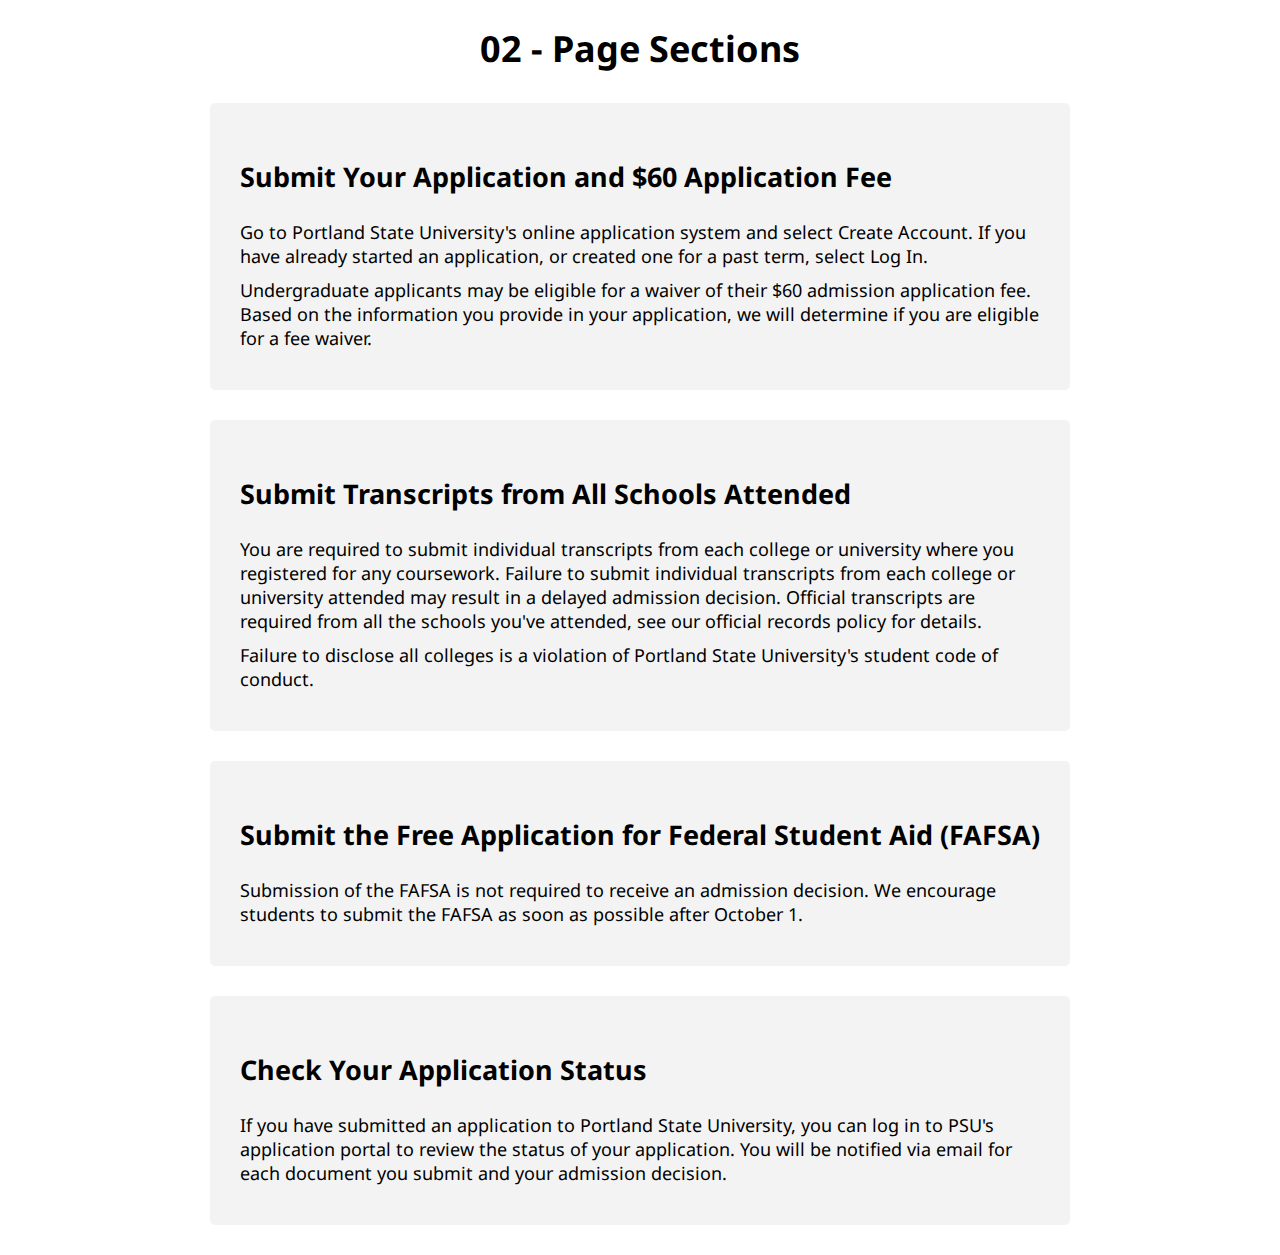
<file: hw1/02-semantics/02-page-sections.html>
<!DOCTYPE html>
<html lang="en">
  <head>
    <meta charset="UTF-8" />
    <meta name="viewport" content="width=device-width, initial-scale=1.0" />
    <link
      href="https://fonts.googleapis.com/css2?family=Lora&family=Noto+Sans:ital,wght@0,300;0,400;0,500;0,700;1,200;1,400&family=Poppins:wght@100;200;300;400&family=Raleway:wght@100;200;300&display=swap"
      rel="stylesheet"
    />
    <link rel="stylesheet" type="text/css" href="styles.css" />
    <title>02 - Page Sections</title>
  </head>
  <body>
    <!-- Exercise: Replace all the <REPLACE_ME> and </REPLACE_ME> tags with the 
         appropriate (built-in) HTML element -->
    <main>
      <h1 class="overall-title">02 - Page Sections</h1>
      <div class="general-grouped-info">
        <h2 class="sub-title">
          Submit Your Application and $60 Application Fee
        </h2>
        <p class="general-text">
          Go to Portland State University's online application system and select
          Create Account. If you have already started an application, or created
          one for a past term, select Log In.
        </p>
        <p class="general-text">
          Undergraduate applicants may be eligible for a waiver of their $60
          admission application fee. Based on the information you provide in
          your application, we will determine if you are eligible for a fee
          waiver.
        </p>
      </div>
      <div class="general-grouped-info">
        <h2 class="sub-title">Submit Transcripts from All Schools Attended</h2>
        <p class="general-text">
          You are required to submit individual transcripts from each college or
          university where you registered for any coursework. Failure to submit
          individual transcripts from each college or university attended may
          result in a delayed admission decision. Official transcripts are
          required from all the schools you've attended, see our official
          records policy for details.
        </p>
        <p class="general-text">
          Failure to disclose all colleges is a violation of Portland State
          University's student code of conduct.
        </p>
      </div>
      <div class="general-grouped-info">
        <h2 class="sub-title">
          Submit the Free Application for Federal Student Aid (FAFSA)
        </h2>
        <p class="general-text">
          Submission of the FAFSA is not required to receive an admission
          decision. We encourage students to submit the FAFSA as soon as
          possible after October 1.
        </p>
      </div>
      <div class="general-grouped-info">
        <h2 class="sub-title">Check Your Application Status</h2>
        <p class="general-text">
          If you have submitted an application to Portland State University, you
          can log in to PSU's application portal to review the status of your
          application. You will be notified via email for each document you
          submit and your admission decision.
        </p>
      </div>
    </main>
  </body>
</html>
</file>
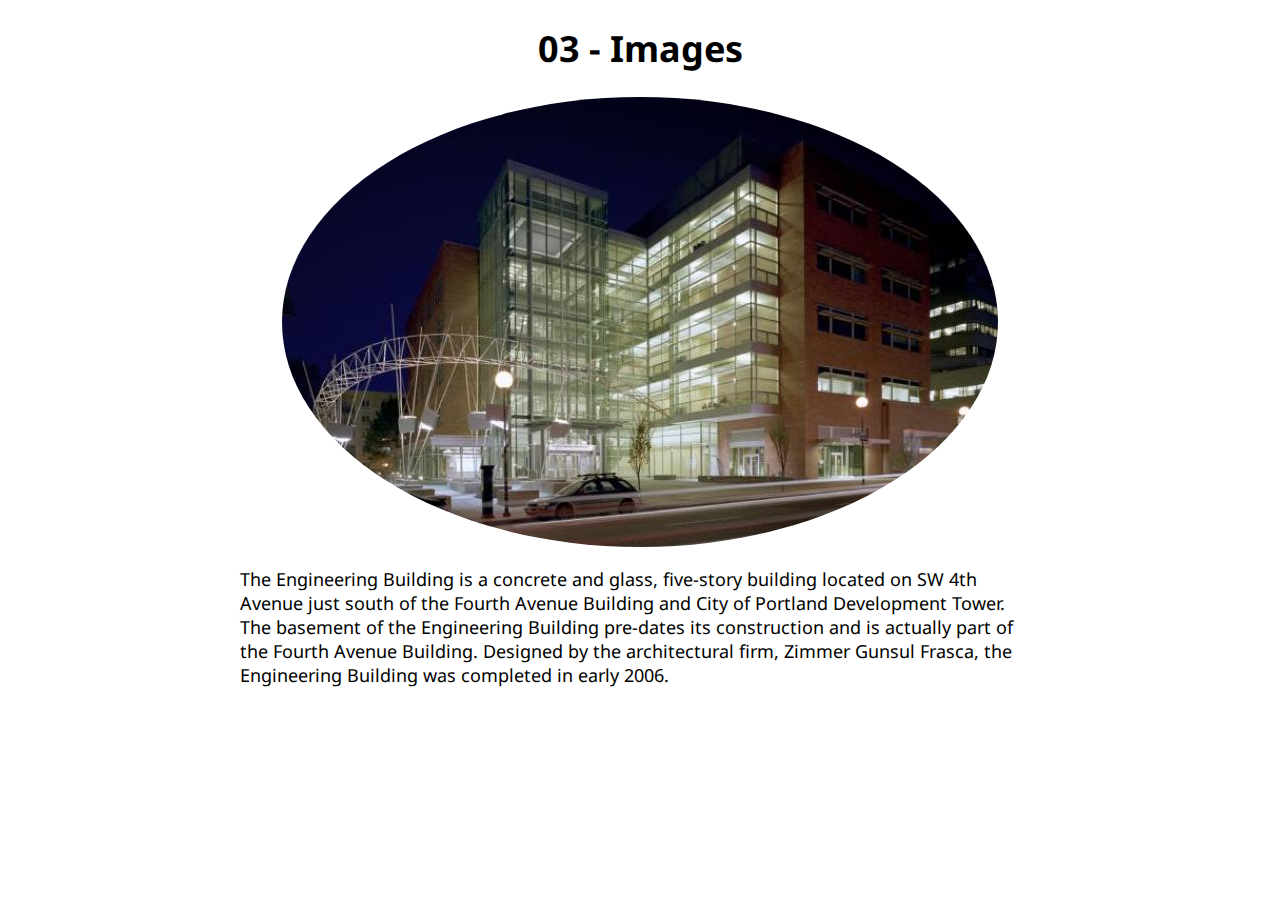
<file: hw1/02-semantics/03-images.html>
<!DOCTYPE html>
<html lang="en">
  <head>
    <meta charset="UTF-8" />
    <meta name="viewport" content="width=device-width, initial-scale=1.0" />
    <link
      href="https://fonts.googleapis.com/css2?family=Lora&family=Noto+Sans:ital,wght@0,300;0,400;0,500;0,700;1,200;1,400&family=Poppins:wght@100;200;300;400&family=Raleway:wght@100;200;300&display=swap"
      rel="stylesheet"
    />
    <link rel="stylesheet" type="text/css" href="styles.css" />
    <title>03 - Images</title>
  </head>
  <body>
    <!-- Exercise: Fix all semantics issues in the following HTML structure -->
    <main>
      <h1 class="overall-title">03 - Images</h1>
      <img
        class="image"
        src="../../images/psu-eb.jpg"
        alt="image of the Portland State University Engineering Building"
        width="716"
        height="450"
      />
      <p class="general-text engineering-building-description">
        The Engineering Building is a concrete and glass, five-story building
        located on SW 4th Avenue just south of the Fourth Avenue Building and
        City of Portland Development Tower. The basement of the Engineering
        Building pre-dates its construction and is actually part of the Fourth
        Avenue Building. Designed by the architectural firm, Zimmer Gunsul
        Frasca, the Engineering Building was completed in early 2006.
      </p>
    </main>
  </body>
</html>
</file>
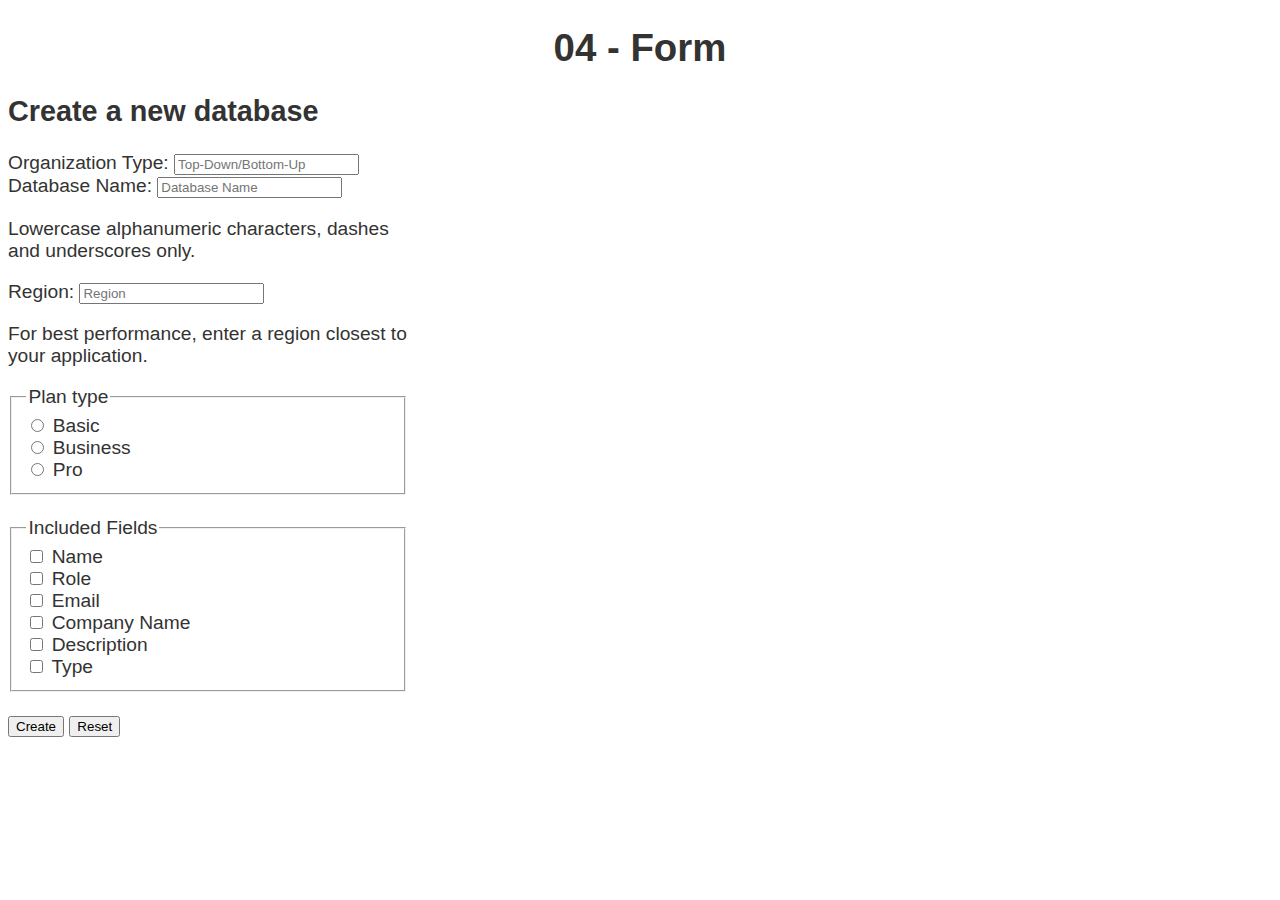
<file: hw1/02-semantics/04-form.html>
<!DOCTYPE html>
<html lang="en">
  <head>
    <meta charset="UTF-8" />
    <meta name="viewport" content="width=device-width, initial-scale=1.0" />
    <meta http-equiv="X-UA-Compatible" content="ie=edge" />
    <title>04 - Form</title>
    <link rel="stylesheet" type="text/css" href="../../styles.css" />
  </head>
  <body>
    <!-- Exercise: Fix all semantics issues in the following HTML structure -->
    <main>
      <h1>04 - Form</h1>
      <form action="/submit">
        <h2>Create a new database</h2>
        <div>
          <label for="organization">Organization Type:</label>
          <input
            type="text"
            id="organization"
            name="organization"
            placeholder="Top-Down/Bottom-Up"
          /><br />
        </div>

        <div>
          <label for="database">Database Name:</label>
          <input
            type="text"
            id="database"
            name="database"
            placeholder="Database Name"
          /><br />
          <p>Lowercase alphanumeric characters, dashes and underscores only.</p>
        </div>

        <div>
          <label for="region">Region:</label>
          <input
            type="text"
            id="region"
            name="region"
            placeholder="Region"
          /><br />
          <p>
            For best performance, enter a region closest to your application.
          </p>
        </div>

        <fieldset>
          <legend>Plan type</legend>
          <input type="radio" id="basic" name="yes" value="Basic" />
          <label for="basic">Basic</label><br />

          <input type="radio" id="business" name="business" value="Business" />
          <label for="business">Business</label><br />

          <input type="radio" id="pro" name="pro" value="Pro" />
          <label for="pro">Pro</label>
        </fieldset>
        <br />
        <fieldset>
          <legend>Included Fields</legend>

          <input type="checkbox" id="name" name="name" value="yes" />
          <label for="name">Name</label><br />

          <input type="checkbox" id="role" name="role" value="yes" />
          <label for="role">Role</label><br />

          <input type="checkbox" id="email" name="email" value="yes" />
          <label for="email">Email</label><br />

          <input type="checkbox" id="company" name="company" value="yes" />
          <label for="company">Company Name</label><br />

          <input
            type="checkbox"
            id="description"
            name="description"
            value="yes"
          />
          <label for="description">Description</label><br />

          <input type="checkbox" id="type" name="type" value="yes" />
          <label for="type">Type</label><br />
        </fieldset>
        <br />
        <div>
          <input type="submit" value="Create" />
          <input type="reset" value="Reset" />
        </div>
      </form>
    </main>
  </body>
</html>
</file>
<file: hw4/code-review-codebase/styles.css>
:root {
  --darker-blue: rgb(25, 20, 101, 1);
  --darker-blue-transpaent: rgb(25, 20, 101, 0.7);
  --dark-blue: rgba(33, 26, 144, 1);
  --blue: rgba(44, 21, 208, 1);
  --light-blue: rgb(190, 182, 249);
  --purple: rgba(124, 51, 185, 1);
  --white: rgb(255, 255, 255);
  --transparent: rgba(0, 0, 0, 0);
  --light-gray: rgb(226, 226, 226);
  --darker-blue-even-transpaent: rgb(25, 20, 101, 0.2);
}

html {
  box-sizing: border-box;
  font-size: 18px;
  font-family: "Noto Sans", sans-serif;
  scroll-padding-top: 60px;
}

body {
  margin: 0;
  padding: 0;
}

.dark-background-container {
  background: var(--dark-blue);
  background: linear-gradient(34deg, var(--dark-blue) 6%, var(--blue) 46%, var(--purple) 91%);
  color: var(--white);
}

.content-container {
  padding: 20px;
  max-width: 1024px;
  margin: auto;
}

.space-evenly-distributed-row-container {
  display: flex;
  justify-content: space-evenly;
}

.space-between-distributed-row-container {
  display: flex;
  justify-content: space-between;
}

.more-info-button {
  text-align: center;
  background-color: var(--darker-blue);
  color: var(--white);
  border: 1px solid var(--darker-blue);
  width: 180px;
  margin: 0 auto;
  font-family: inherit;
  font-size: 1rem;
  display: block;
  padding: 10px;
}

.more-info-button:hover {
  background-color: var(--white);
  color: var(--darker-blue);
  cursor: pointer;
  transition: 0.25s;
}

.navbar-circular-icon-button {
  font-size: 1.5rem;
  color: var(--white);
  display: flex;
  justify-content: center;
  align-items: center;
  border-radius: 50%;
  width: 60px;
  height: 60px;
  background-color: transparent;
  border: none;
}

.navbar-circular-icon-button:hover {
  background-color: var(--light-gray);
  color: var(--darker-blue);
  cursor: pointer;
  transition: 0.25s;
}

.navbar-toggle-close-button {
  font-size: 1.5rem;
  color: var(--white);
  display: flex;
  justify-content: center;
  align-items: center;
  border-radius: 50%;
  width: 60px;
  height: 60px;
  background-color: transparent;
  border: none;
  margin: auto;
}

.navbar-toggle-close-button:hover {
  background-color: var(--light-gray);
  color: var(--darker-blue);
  cursor: pointer;
  transition: 0.25s;
}

.close-popup-button {
  font-size: 2rem;
  background-color: var(--white);
  display: flex;
  justify-content: center;
  align-items: center;
  border-radius: 50%;
  width: 60px;
  height: 60px;
  background-color: transparent;
  border: none;
}

.close-popup-button:hover {
  color: var(--darker-blue);
  background-color: var(--darker-blue-even-transpaent);
  cursor: pointer;
}

.form-button {
  width: 200px;
  background-color: var(--light-blue);
  color: black;
  border: 1px solid var(--light-blue);
  font-family: inherit;
  font-size: 1rem;
  display: block;
  padding: 10px;
  margin-bottom: 20px;
}

.form-button:hover {
  background-color: var(--darker-blue);
  color: var(--white);
  border: 1px solid var(--darker-blue);
  cursor: pointer;
  transition: 0.25s;
}

.navbar {
  position: fixed;
  width: 100%;
  padding: 15px;
  background-color: var(--darker-blue);
  box-sizing: border-box;
}

.navbar-toggle-trigger {
  display: none;
}

.navbar-toggle-trigger:checked ~ .small-screen-navbar-element-container {
  display: block;
}

.nav-list {
  padding: 0;
  margin: 0;
  list-style-type: none;
  display: flex;
  justify-content: center;
}

.nav-list-item {
  padding: 0;
}

.nav-link {
  display: block;
  padding: 10px;
  width: 170px;
  text-align: center;
  text-decoration: none;
  color: var(--white);
  border: 2px solid var(--transparent);
  border-radius: 20px;
}

.nav-link:hover {
  border: 2px solid var(--white);
  cursor: pointer;
}

.small-screen-navbar {
  display: none;
}

.small-screen-navbar-element-container {
  display: none;
}

.landing-image {
  width: 350px;
  height: 350px;
  margin: 45px;
  border-radius: 50%;
  display: block;
  align-self: start;
  background-image: url("./images/1920px-Adult_Scottish_Fold.jpg");
  background-position: center;
  background-size: cover;
}

.landing-text-container {
  max-width: 575px;
}

.heading-1 {
  font-size: 5rem;
}

.section-below-navbar {
  padding-top: 150px;
  min-height: calc(100vh - 150px);
}

.card {
  width: 300px;
  border-radius: 3px;
  padding: 10px;
  margin: 10px;
  display: flex;
  flex-direction: column;
  justify-content: space-between;
}

.clear-margin-top {
  margin-top: 0;
}

.clear-margin-bottom {
  margin-bottom: 0;
}

.popup-section-container {
  display: none;
  position: fixed;
  width: 100%;
  height: 100%;
  top: 0;
  left: 0;
  background-color: var(--darker-blue-transpaent);
  overflow-y: auto;
}

.popup-section {
  background-color: var(--white);
  max-width: 846px;
  max-height: 70vh;
  overflow-y: auto;
  margin: 150px auto;
  padding: 30px;
}

.no-scroll {
  overflow: hidden;
  height: 100%;
}

.characteristics-image {
  width: 150px;
  height: 150px;
  border-radius: 50%;
  align-self: center;
  object-fit: cover;
}

.characteristics-text-margin-left {
  margin-left: 30px;
}

.characteristics-text-margin-right {
  margin-right: 30px;
}

.cat-fact-list-item {
  display: flex;
  align-items: center;
}

.bullet-point {
  display: block;
  background-color: black;
  height: 6px;
  width: 6px;
  border-radius: 50%;
  margin-right: 10px;
  margin-left: 2em;
}

.form {
  width: 700px;
  margin: auto;
}

.form-label {
  display: block;
  margin-bottom: 10px;
  font-size: 1.1rem;
}

.form-input-box {
  width: 300px;
  height: 40px;
  font-size: inherit;
  font-family: inherit;
}

.form-fieldset {
  padding: 0;
  margin: 0;
  border: none;
}

.form-element-container {
  margin-bottom: 15px;
}

.form-buttons-container {
  padding-bottom: 30px;
}

.form-textarea {
  width: 100%;
}

.footer {
  background-color: var(--darker-blue);
  color: var(--white);
  padding: 30px;
  text-align: center;
}

@media screen and (max-width: 1023px) {
  .vertically-stacked-mid-screen-container {
    flex-direction: column;
  }

  html {
    scroll-padding-top: 320px;
  }

  .nav-list {
    flex-direction: column;
    align-items: center;
  }

  .small-screen-navbar {
    display: block;
  }

  .large-screen-navbar {
    display: none;
  }

  .landing-image {
    margin: auto;
  }

  .landing-text-container {
    max-width: unset;
  }

  .heading-1 {
    text-align: center;
  }

  .card {
    width: unset;
    border-radius: 3px;
    padding: 10px;
  }

  .popup-section {
    background-color: var(--white);
    margin: 150px 30px;
  }
}

@media screen and (max-width: 767px) {
  .vertically-stacked-sm-screen-container {
    flex-direction: column;
  }

  .landing-image {
    width: 250px;
    height: 250px;
  }

  .heading-1 {
    font-size: 4rem;
  }

  .characteristics-image {
    display: none;
  }

  .characteristics-text-margin-left {
    margin-left: 0px;
  }

  .characteristics-text-margin-right {
    margin-right: 0px;
  }

  .form {
    width: unset;
  }

  .label-input-group {
    display: flex;
    justify-content: space-between;
  }
}

@media screen and (max-width: 600px) {
  .label-input-group {
    flex-direction: column;
  }

  .form-input-box {
    width: 100%;
  }

  .form-button {
    width: 180px;
  }
}
</file>
<file: hw2/styles.css>
* {
  box-sizing: border-box;
}

:root {
  --black: #080808;
  --white: #fefefe;
  --gray: #565656;

  --teal: #006060;
  --violetred: #a2106d;
  --orange: #ffa500;
}

body {
  font-family: "Open Sans", "Helvetica Neue", sans-serif;
  font-size: 1.2em;
  color: var(--black);
}

h1 {
  text-align: center;
}

form {
  width: 400px;
}

/* Code for exercise 02-navbar */

html,
body {
  margin: 0;
  padding: 0;
}

nav {
  background-color: var(--black);
  margin: 0;
  padding: 0;
}

nav ul {
  margin: 0;
  padding: 0;
  text-align: center;
}

/* mobile phones */
@media (min-width: 415px) {
  nav ul {
    text-align: right;
  }
}

nav ul li {
  display: inline-block;
  list-style-type: none;
}

nav ul li a {
  display: block;
  margin: 10px 10px;
  padding: 10px;
  color: var(--white);
  text-decoration: none;
}

nav ul li:hover {
  background-color: var(--violetred);
}

/* Code for exercise 03-table */
thead th {
  background-color: black;
  color: var(--white);
  padding: 15px;
  width: 11em;
}

tr td {
  padding: 15px;
  border: 1px solid var(--black);
}

.Channels {
  background-color: var(--violetred);
  color: var(--white);
  font-weight: bold;
  text-align: center;
}

table tr:hover {
  background-color: var(--orange);
}

/* Code for exercise 04-form */
#maindiv {
  display: flex;
  justify-content: center;
}

form {
  border: 1px solid black;
  border-radius: 2%;
  padding: 1em;
}

div {
  display: flex;
  justify-content: space-between;
  align-items: center;
  margin-bottom: 10px; /* Add some space between each div */
}

label {
  flex: 1;
  margin-right: 10px;
}

input {
  flex: 2;
}

fieldset {
  border: none;
  padding: 0;
  margin: 0;
}

fieldset div {
  display: block;
}

form p {
  color: var(--gray);
}

.inputs {
  font-weight: bold;
}

.options {
  width: 150px;
}

#submit {
  background-color: var(--black);
  color: var(--white);
  font-size: 0.8em;
  width: 11.5em;
  height: 2.7em;
}

#reset {
  background-color: var(--white);
  color: var(--black);
  width: 11.5em;
  height: 2.7em;
  font-size: 0.8em;
}

#submit:hover {
  background-color: var(--violetred);
}

#reset:hover {
  background-color: var(--gray);
}

/* Code for exercise 05-cards */
.card h2 {
  text-align: center;
}

.card {
  margin: 10px;
  padding: 20px;
  border: 1px solid var(--black);
  width: 23em;
  display: inline-block;
}

.card img {
  display: block;
  margin: 0 auto;
}

.link1 a {
  margin: 10px 10px;
  padding: 10px;
  color: var(--white);
  text-decoration: none;
}

.link1 {
  padding: 20px;
  text-align: center;
  background-color: var(--black);
}

.link1:hover {
  background-color: var(--violetred);
}
</file>
<file: hw3/styles.css>
* {
  box-sizing: border-box;
}

:root {
  --black: #080808;
  --white: #fefefe;
  --gray: #565656;
  --light-light-gray: rgba(120, 118, 118, 0.1);
  --light-gray: rgba(120, 118, 118, 0.5);

  --teal: #006060;
  --violetred: #a2106d;
  --orange: #ffa500;
}

html {
  background-color: var(--light-light-gray);
}

body {
  font-family: "Open Sans", "Helvetica Neue", sans-serif;
  font-size: 1.2em;
  color: var(--black);
}

h1 {
  text-align: center;
  font-size: 2rem;
}

form {
  width: 400px;
}

/* Code for exercise 01-hello */
#profileImg {
  display: block;
  margin: 0 auto;
  border-radius: 50%;
}

#bio {
  margin: 20px auto;
  width: 300px;
}

/* Code for exercise 02-form */

/* Code for exercise 03-starships */

.btn-group {
  margin: auto;
  width: 400px;
  display: flex;
  justify-content: space-evenly;
  margin-bottom: 20px;
}

.btn {
  width: 80px;
  padding: 10px;
  background-color: var(--black);
  color: var(--white);
}

.btn:hover {
  background-color: var(--violetred);
}

.name {
  grid-area: name;
  text-align: left;
  margin-bottom: 0;
}

.cost {
  grid-area: cost;
  text-align: right;
  margin-bottom: 0;
}

.manufacturer {
  grid-area: manufacturer;
  text-align: left;
  margin: 0;
}

.maxAS {
  grid-area: maxAS;
  text-align: center;
  border-right: 2px solid gray;
  margin-top: 5px;
  margin-bottom: 5px;
}

.capacity {
  grid-area: capacity;
  text-align: center;
  margin-top: 5px;
  margin-bottom: 5px;
}

.grid-container {
  display: grid;
  grid-template-columns: repeat(2, 1fr);
  grid-template-rows: repeat(3, 1fr);
  grid-template-areas:
    "name cost"
    "manufacturer manufacturer"
    "maxAS  capacity";
}
</file>
<file: hw1/02-semantics/styles.css>
:root {
  --light-gray: rgb(243, 243, 243);
  --black: rgb(0, 0, 0);
}

html {
  font-size: 18px;
  font-family: 'Noto Sans', sans-serif;
  font-weight: 400;
}

.greeting-container {
  display: flex;
  justify-content: center;
}

.greeting-message {
  display: block;
  text-align: center;
}

.greeting-course-number {
  font-style: italic;
}

.greeting-course-name {
  font-size: 1.5rem;
  font-style: italic;
  font-weight: bold;
  display: block;
  width: 100%;
}

.overall-title {
  display: block;
  font-size: 2rem;
  font-weight: bold;
  text-align: center;
}

.sub-title {
  display: block;
  font-size: 1.5rem;
  font-weight: bold;
  margin: 25px 0;
}

.general-text {
  display: block;
  margin: 10px 0;
}

.boldfaced-text {
  font-weight: bold;
}

.general-grouped-info {
  display: block;
  width: 800px;
  margin: 30px auto;
  padding: 30px;
  border-radius: 5px;
  background-color: var(--light-gray);
}

.image {
  border-radius: 50%;
  display: block;
  margin: auto;
}

.engineering-building-description {
  max-width: 800px;
  margin: 20px auto;
  padding: 0 10px;
}

@media screen and (max-width: 1024px) {
  .greeting-container {
    flex-wrap: wrap;
  }

  .general-grouped-info {
    width: unset;
    max-width: 600px;
  }

  .popup-trigger {
    width: 100%;
  }
}
</file>
<file: styles.css>
* {
  box-sizing: border-box;
}

:root {
  --white: #ffffff;
  --gray1: #333333;
  --gray2: #555555;
  --gray3: #cccccc;
  --gray4: #aaaaaa;

  --black: #080808;
  --teal: #006060;
  --lightteal: #008080;
  --purple: #800080;
  --navy: #000080;
  --cyan: #17a2b8;
  --violetred: #c71585;
  --red: #ff0000;
  --orange: #ffa500;
  --green: #006400;
}

body {
  font-family: 'Open Sans', 'Helvetica Neue', sans-serif;
  font-size: 1.2em;
  color: var(--gray1);
}

h1 {
  text-align: center;
}


form {
  width: 400px;
}

.grid-item {
  padding: 10px;
  background-color: var(--purple);
  color: var(--white);
  font-size: 2.4em;
  text-align: center;
}
</file>
